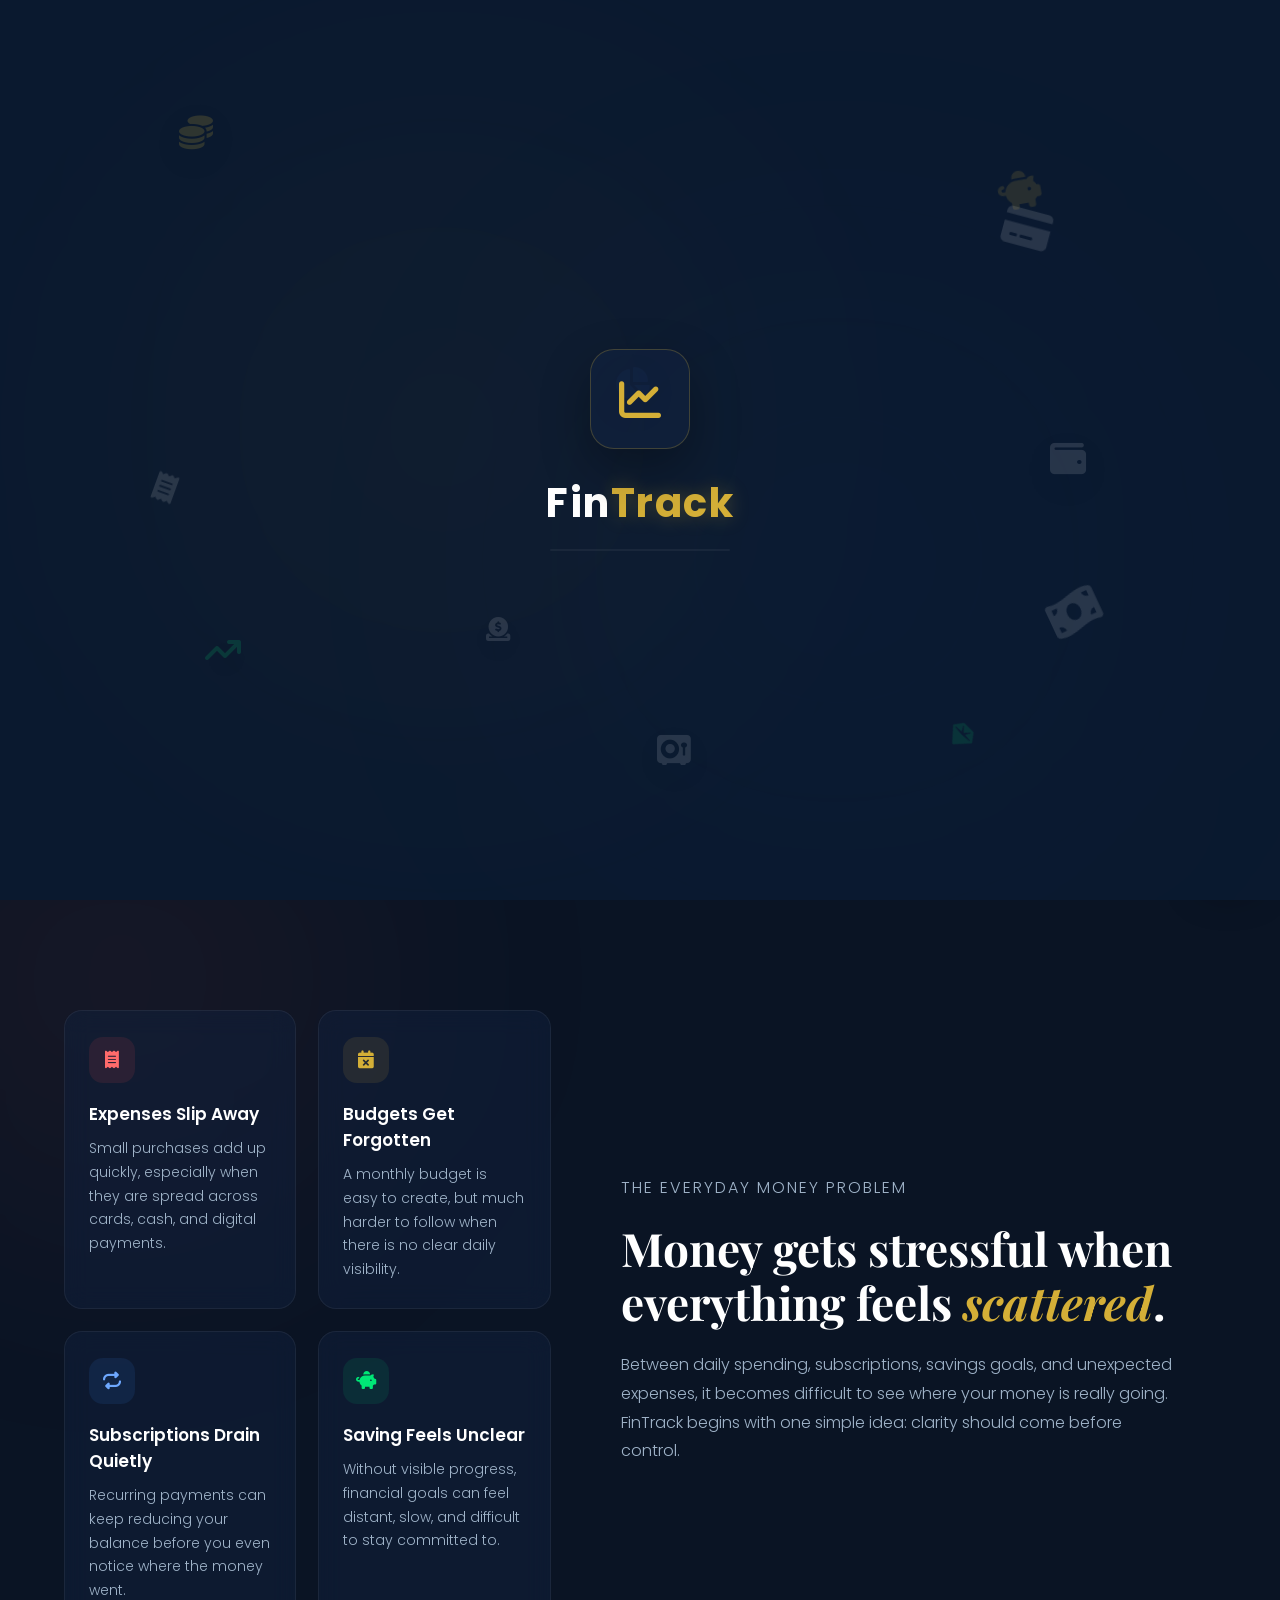
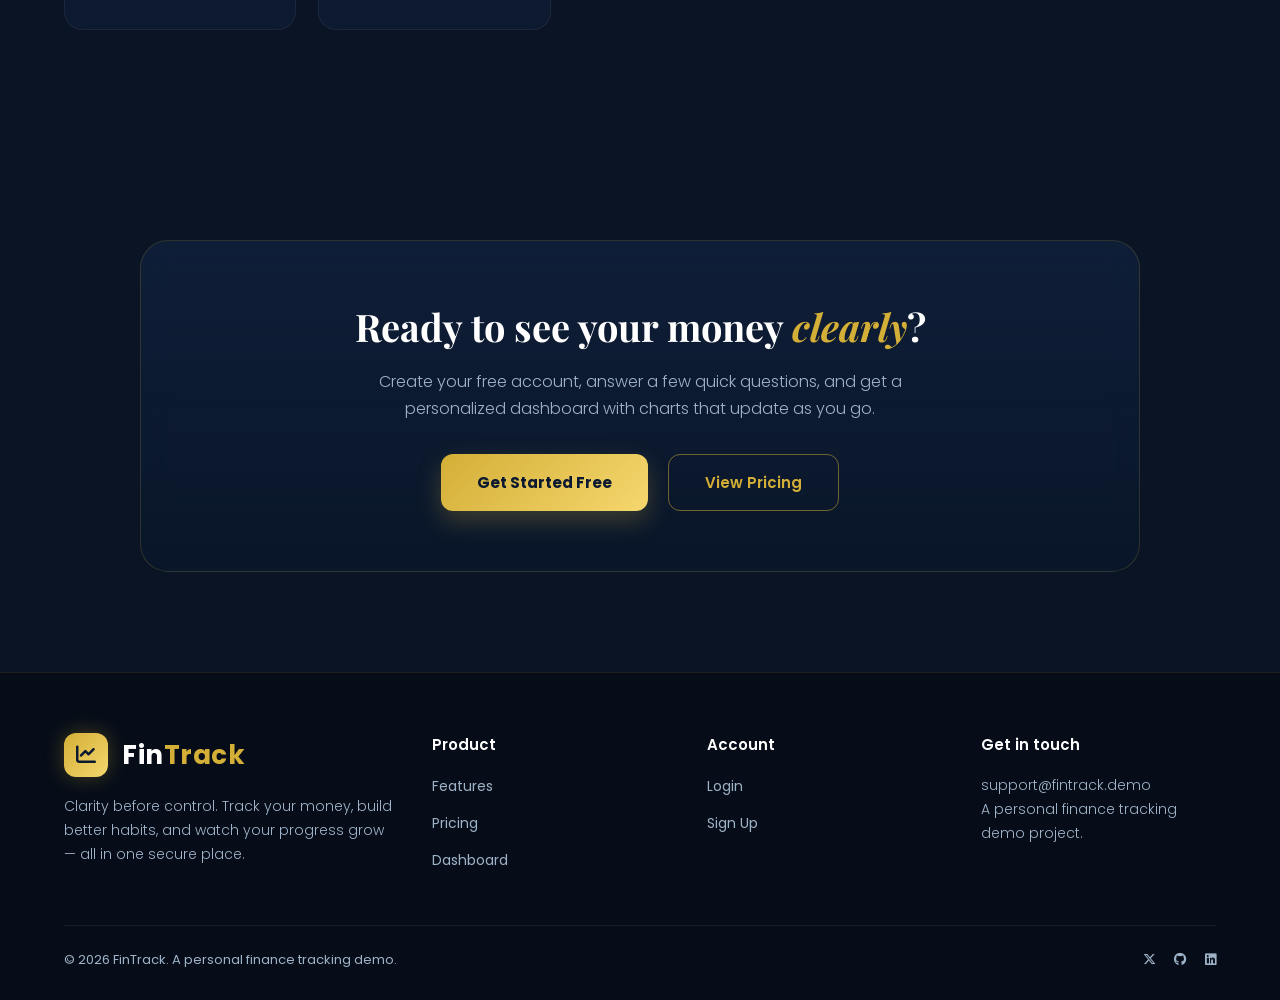
<file: index.html>
<!DOCTYPE html>
<html lang="en">
<head>
  <meta charset="UTF-8" />
  <meta name="viewport" content="width=device-width, initial-scale=1.0"/>
  <title>FinTrack — Take Control of Your Finances</title>

  <link rel="preconnect" href="https://fonts.googleapis.com">
  <link rel="preconnect" href="https://fonts.gstatic.com" crossorigin>
  <link href="https://fonts.googleapis.com/css2?family=Playfair+Display:ital,wght@0,400..900;1,400..900&family=Poppins:wght@300;400;500;600;700&display=swap" rel="stylesheet">
  <link rel="stylesheet" href="https://cdnjs.cloudflare.com/ajax/libs/font-awesome/6.5.1/css/all.min.css"/>

  <link rel="stylesheet" href="css/styles.css?v=3"/>
  <link rel="stylesheet" href="css/landing.css?v=5"/>
</head>

<body>

  <!-- WEBSITE ENTRANCE LOADER (ENTRANCE SPLASH SCREEN) -->
  <div id="initial-splash" class="splash-screen">
    <div class="splash-glow-1"></div>
    <div class="splash-glow-2"></div>
    <div class="floating-container">
      <div class="floating-item item-coin1"><i class="fa-solid fa-coins"></i></div>
      <div class="floating-item item-card"><i class="fa-solid fa-credit-card"></i></div>
      <div class="floating-item item-trend"><i class="fa-solid fa-arrow-trend-up"></i></div>
      <div class="floating-item item-cash"><i class="fa-solid fa-money-bill-wave"></i></div>
      <div class="floating-item item-coin2"><i class="fa-solid fa-circle-dollar-to-slot"></i></div>
      <div class="floating-item item-wallet"><i class="fa-solid fa-wallet"></i></div>
      <div class="floating-item item-piggy"><i class="fa-solid fa-piggy-bank"></i></div>
      <div class="floating-item item-receipt"><i class="fa-solid fa-receipt"></i></div>
      <div class="floating-item item-vault"><i class="fa-solid fa-vault"></i></div>
      <div class="floating-item item-pie"><i class="fa-solid fa-chart-pie"></i></div>
      <div class="floating-item item-gem"><i class="fa-solid fa-gem"></i></div>
    </div>
    <div class="splash-core">
      <div class="splash-logo-shield">
        <i class="fa-solid fa-chart-line"></i>
        <div class="radar-pulse"></div>
      </div>
      <h1 class="splash-title">Fin<span>Track</span></h1>
      <div class="splash-loading-line"><span></span></div>
    </div>
  </div>

  <!-- PAGE LOADER ANIMATION -->
  <div id="page-loader" class="page-loader">
    <div class="loader-blur-1"></div>
    <div class="loader-blur-2"></div>
    <div class="loader-container">
      <div class="loader-ring-wrapper">
        <div class="loader-ring"></div>
        <div class="loader-logo-icon"><i class="fa-solid fa-chart-line"></i></div>
      </div>
      <div class="loader-brand">
        <h2 class="loader-text">Fin<span>Track</span></h2>
        <div class="loader-status">
          <span class="status-dot"></span>
          <p class="status-text">Securing financial workspace...</p>
        </div>
      </div>
    </div>
  </div>

  <nav class="navbar">
    <div class="logo" onclick="location.href='index.html'">
      <div class="logo-icon"><i class="fa-solid fa-chart-line"></i></div>
      <div class="logo-text">Fin<span>Track</span></div>
    </div>

    <button type="button" class="nav-toggle" id="navToggle" aria-label="Open menu" aria-expanded="false" aria-controls="navDrawer">
      <span></span><span></span><span></span>
    </button>

    <div class="right-section" id="navDrawer">
      <div class="nav-links">
        <a href="index.html" class="active">Home</a>
        <a href="pages/features.html">Features</a>
        <a href="pages/dashboard.html">Dashboard</a>
        <a href="pages/pricing.html">Pricing</a>
      </div>

      <div class="buttons">
        <button class="btn-outline" data-auth="login">Login</button>
        <button class="btn-gold" data-auth="signup">Sign Up</button>
      </div>
    </div>
  </nav>

  <section class="hero" id="hero">
    <div class="blur-circle1"></div>
    <div class="blur-circle2"></div>

    <div class="hero-content">
      <p class="hero-tag">Smart Personal Finance Tracker</p>
      <h1>Take Control of Your <span>Finances</span> with FinTrack</h1>
      <p class="hero-description">
        Track expenses, monitor savings, create budgets, and analyze your financial growth — all in one powerful and secure platform.
      </p>

      <div class="hero-buttons">
        <button class="start-btn" data-cta>Get Started</button>
        <button class="learn-btn" onclick="location.href='pages/features.html'">Learn More</button>
      </div>

      <div class="hero-stats">
        <div class="stat-card"><h2><span class="stat-count" data-target="10">0</span>K+</h2><p>Active Users</p></div>
        <div class="stat-card"><h2><span class="stat-count" data-target="50">0</span>M+</h2><p>Transactions</p></div>
        <div class="stat-card"><h2>$<span class="stat-count" data-target="2">0</span>M+</h2><p>Savings Tracked</p></div>
      </div>
    </div>

    <div class="hero-visual">
      <div class="dashboard-mockup">

        <div class="widget-box w-left-top nw-card mock-card">
          <div class="widget-title">
            <span>Net Worth</span>
            <i class="fa-solid fa-arrow-trend-up" style="color: #00E676;"></i>
          </div>
          <div class="widget-amount" data-nw-amount data-target="48250">$0</div>
          <div class="widget-trend">+12.4%</div>

          <!-- Premium growth chart -->
          <div class="nw-chart" data-nw-chart>
            <div class="nw-chart-shimmer" aria-hidden="true"></div>
            <svg class="nw-chart-svg" viewBox="0 0 240 72" preserveAspectRatio="none" role="img" aria-label="Net worth growth chart">
              <defs>
                <linearGradient id="nwAreaGrad" x1="0" y1="0" x2="0" y2="1">
                  <stop offset="0%" stop-color="#D4AF37" stop-opacity="0.32"/>
                  <stop offset="100%" stop-color="#D4AF37" stop-opacity="0"/>
                </linearGradient>
                <linearGradient id="nwLineGrad" x1="0" y1="0" x2="1" y2="0">
                  <stop offset="0%" stop-color="#B8962E"/>
                  <stop offset="55%" stop-color="#F5D76E"/>
                  <stop offset="100%" stop-color="#D4AF37"/>
                </linearGradient>
                <filter id="nwGlow" x="-30%" y="-40%" width="160%" height="180%">
                  <feGaussianBlur stdDeviation="2.2" result="blur"/>
                  <feMerge>
                    <feMergeNode in="blur"/>
                    <feMergeNode in="SourceGraphic"/>
                  </feMerge>
                </filter>
              </defs>

              <line class="nw-grid" x1="0" y1="24" x2="240" y2="24"/>
              <line class="nw-grid" x1="0" y1="48" x2="240" y2="48"/>

              <path
                class="nw-area"
                d="M8,58 C32,54 50,50 64,42 S98,26 122,34 S154,50 178,24 S208,12 232,10 L232,72 L8,72 Z"
                fill="url(#nwAreaGrad)"
              />
              <path
                class="nw-line"
                d="M8,58 C32,54 50,50 64,42 S98,26 122,34 S154,50 178,24 S208,12 232,10"
                fill="none"
                stroke="url(#nwLineGrad)"
                stroke-width="2.4"
                stroke-linecap="round"
                stroke-linejoin="round"
                filter="url(#nwGlow)"
              />

              <g class="nw-points">
                <circle class="nw-point" cx="64" cy="42" r="3.2" data-delay="0"/>
                <circle class="nw-point" cx="122" cy="34" r="3.2" data-delay="1"/>
                <circle class="nw-point" cx="178" cy="24" r="3.4" data-delay="2"/>
                <circle class="nw-point nw-point-live" cx="232" cy="10" r="4" data-delay="3"/>
              </g>
            </svg>
          </div>
        </div>

        <div class="widget-box w-right-top alloc-card mock-card">
          <div class="widget-title">
            <span>Allocation</span>
            <span class="alloc-live-dot" aria-hidden="true"></span>
          </div>
          <div class="alloc-visual" data-alloc-visual>
            <svg class="alloc-ring" viewBox="0 0 100 100" role="img" aria-label="Portfolio allocation chart">
              <circle class="alloc-track" cx="50" cy="50" r="38"/>
              <circle class="alloc-seg alloc-seg-stocks" cx="50" cy="50" r="38" data-pct="45"/>
              <circle class="alloc-seg alloc-seg-crypto" cx="50" cy="50" r="38" data-pct="30"/>
              <circle class="alloc-seg alloc-seg-cash" cx="50" cy="50" r="38" data-pct="25"/>
              <text class="alloc-center-value" x="50" y="48" text-anchor="middle">100%</text>
              <text class="alloc-center-label" x="50" y="60" text-anchor="middle">Balanced</text>
            </svg>
          </div>
          <div class="alloc-legend">
            <div class="alloc-item" data-alloc-item>
              <span><span class="alloc-dot" style="background:#D4AF37;"></span>Stocks</span>
              <strong data-alloc-pct data-target="45">0%</strong>
            </div>
            <div class="alloc-item" data-alloc-item>
              <span><span class="alloc-dot" style="background:#3A7BD5;"></span>Crypto</span>
              <strong data-alloc-pct data-target="30">0%</strong>
            </div>
            <div class="alloc-item" data-alloc-item>
              <span><span class="alloc-dot" style="background:#00E676;"></span>Cash</span>
              <strong data-alloc-pct data-target="25">0%</strong>
            </div>
          </div>
        </div>

        <div class="widget-box w-left-bottom goals-card mock-card">
          <div class="widget-title">
            <span>Active Goals</span>
            <i class="fa-solid fa-bullseye" style="color: #D4AF37;"></i>
          </div>
          <div class="goal-row" data-goal-row style="margin-top: 5px;">
            <div class="goal-header">
              <span>Emergency</span>
              <span data-goal-pct data-target="85">0%</span>
            </div>
            <div class="goal-bar-bg">
              <div class="goal-bar-fill goal-fill-gold" data-goal-fill data-target="85"></div>
            </div>
          </div>
          <div class="goal-row" data-goal-row style="margin-top: 12px;">
            <div class="goal-header">
              <span>Travel Fund</span>
              <span data-goal-pct data-target="40">0%</span>
            </div>
            <div class="goal-bar-bg">
              <div class="goal-bar-fill goal-fill-blue" data-goal-fill data-target="40"></div>
            </div>
          </div>
        </div>

        <div class="widget-box w-right-bottom activity-card mock-card">
          <div class="widget-title">
            <span>Activity</span>
            <span class="activity-live"><span class="activity-live-pulse"></span> Live</span>
          </div>
          <div class="tx-row" data-tx-row style="--tx-i: 0">
            <div class="tx-info">
              <div class="tx-icon" style="background:rgba(255,82,82,0.1); color:#FF5252;"><i class="fa-solid fa-bag-shopping"></i></div>
              <div><div class="tx-name">Groceries</div><div class="tx-date">2:40 PM</div></div>
            </div>
            <div class="tx-val tx-neg">-$68</div>
          </div>
          <div class="tx-row" data-tx-row style="--tx-i: 1">
            <div class="tx-info">
              <div class="tx-icon" style="background:rgba(0,230,118,0.1); color:#00E676;"><i class="fa-solid fa-wallet"></i></div>
              <div><div class="tx-name">Salary</div><div class="tx-date">Yesterday</div></div>
            </div>
            <div class="tx-val tx-pos">+$3.2K</div>
          </div>
          <div class="tx-row" data-tx-row style="--tx-i: 2">
            <div class="tx-info">
              <div class="tx-icon" style="background:rgba(255,82,82,0.1); color:#FF5252;"><i class="fa-solid fa-film"></i></div>
              <div><div class="tx-name">Netflix</div><div class="tx-date">May 24</div></div>
            </div>
            <div class="tx-val tx-neg">-$16</div>
          </div>
        </div>

      </div>
    </div>
  </section>

  <!-- PROBLEM SECTION (Home: why money feels hard) -->
  <section class="problem-section" id="problem">
    <div class="problem-container">
      <div class="problem-grid">
        <div class="problem-card">
          <div class="problem-icon"><i class="fa-solid fa-receipt"></i></div>
          <h3>Expenses Slip Away</h3>
          <p>Small purchases add up quickly, especially when they are spread across cards, cash, and digital payments.</p>
        </div>
        <div class="problem-card">
          <div class="problem-icon"><i class="fa-solid fa-calendar-xmark"></i></div>
          <h3>Budgets Get Forgotten</h3>
          <p>A monthly budget is easy to create, but much harder to follow when there is no clear daily visibility.</p>
        </div>
        <div class="problem-card">
          <div class="problem-icon"><i class="fa-solid fa-repeat"></i></div>
          <h3>Subscriptions Drain Quietly</h3>
          <p>Recurring payments can keep reducing your balance before you even notice where the money went.</p>
        </div>
        <div class="problem-card">
          <div class="problem-icon"><i class="fa-solid fa-piggy-bank"></i></div>
          <h3>Saving Feels Unclear</h3>
          <p>Without visible progress, financial goals can feel distant, slow, and difficult to stay committed to.</p>
        </div>
      </div>

      <div class="problem-content">
        <p class="problem-tag">The Everyday Money Problem</p>
        <h2>Money gets stressful when everything feels <span>scattered</span>.</h2>
        <p>Between daily spending, subscriptions, savings goals, and unexpected expenses, it becomes difficult to see where your money is really going. FinTrack begins with one simple idea: clarity should come before control.</p>
      </div>
    </div>
  </section>

  <!-- CTA BAND -->
  <section class="cta-band">
    <div class="cta-inner">
      <h2>Ready to see your money <span>clearly</span>?</h2>
      <p>Create your free account, answer a few quick questions, and get a personalized dashboard with charts that update as you go.</p>
      <div class="hero-buttons">
        <button class="start-btn" data-cta>Get Started Free</button>
        <button class="learn-btn" onclick="location.href='pages/pricing.html'">View Pricing</button>
      </div>
    </div>
  </section>

  <!-- FOOTER -->
  <footer class="footer">
    <div class="footer-grid">
      <div class="footer-col">
        <div class="logo" style="margin-bottom:18px;">
          <div class="logo-icon"><i class="fa-solid fa-chart-line"></i></div>
          <div class="logo-text">Fin<span>Track</span></div>
        </div>
        <p>Clarity before control. Track your money, build better habits, and watch your progress grow — all in one secure place.</p>
      </div>
      <div class="footer-col">
        <h4>Product</h4>
        <a href="pages/features.html">Features</a>
        <a href="pages/pricing.html">Pricing</a>
        <a href="pages/dashboard.html">Dashboard</a>
      </div>
      <div class="footer-col">
        <h4>Account</h4>
        <a href="pages/login.html">Login</a>
        <a href="pages/signup.html">Sign Up</a>
      </div>
      <div class="footer-col">
        <h4>Get in touch</h4>
        <p>support@fintrack.demo<br/>A personal finance tracking demo project.</p>
      </div>
    </div>
    <div class="footer-bottom">
      <span>© 2026 FinTrack. A personal finance tracking demo.</span>
      <div class="socials">
        <span><i class="fa-brands fa-x-twitter"></i></span>
        <span><i class="fa-brands fa-github"></i></span>
        <span><i class="fa-brands fa-linkedin"></i></span>
      </div>
    </div>
  </footer>

  <script src="js/storage.js?v=7"></script>
  <script src="js/loader.js?v=13"></script>
  <script src="js/nav.js?v=9"></script>
  <script src="js/landing.js?v=10"></script>
</body>
</html>
</file>
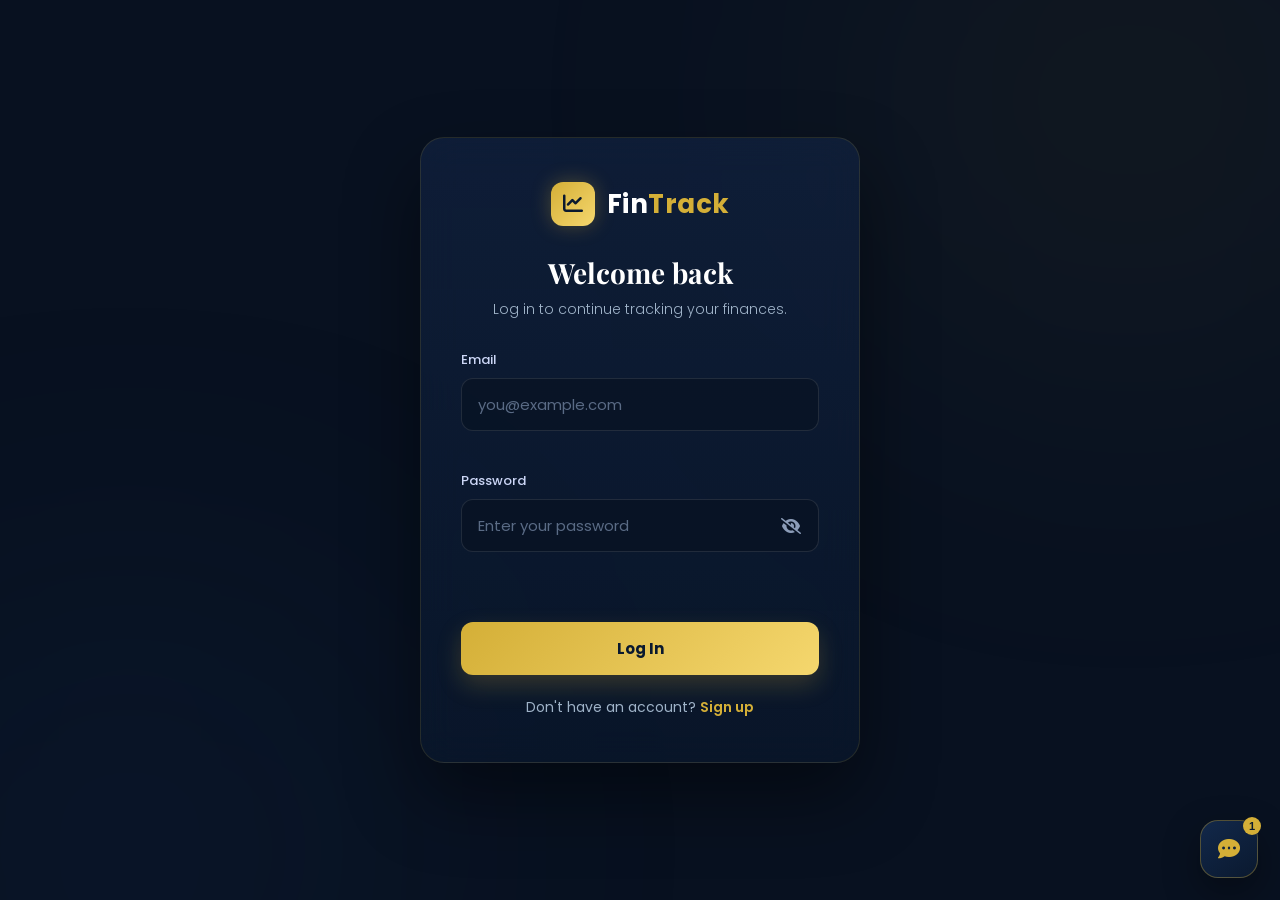
<file: pages/login.html>
<!DOCTYPE html>
<html lang="en">
<head>
  <meta charset="UTF-8" />
  <meta name="viewport" content="width=device-width, initial-scale=1.0"/>
  <title>Login — FinTrack</title>
  <link rel="preconnect" href="https://fonts.googleapis.com">
  <link href="https://fonts.googleapis.com/css2?family=Playfair+Display:ital,wght@0,400..900&family=Poppins:wght@300;400;500;600;700&display=swap" rel="stylesheet">
  <link rel="stylesheet" href="https://cdnjs.cloudflare.com/ajax/libs/font-awesome/6.5.1/css/all.min.css"/>
  <link rel="stylesheet" href="../css/styles.css?v=3"/>
  <link rel="stylesheet" href="../css/auth.css?v=13"/>
</head>
<body>
  <div class="auth-wrap">
    <div class="auth-card">
      <div class="auth-logo" onclick="location.href='../index.html'">
        <div class="logo-icon"><i class="fa-solid fa-chart-line"></i></div>
        <div class="logo-text">Fin<span>Track</span></div>
      </div>

      <h1>Welcome back</h1>
      <p class="auth-sub">Log in to continue tracking your finances.</p>

      <form id="loginForm" novalidate>
        <div class="field">
          <label for="email">Email</label>
          <input type="email" id="email" placeholder="you@example.com" autocomplete="email"/>
          <p class="field-error" id="emailError"></p>
        </div>
        <div class="field">
          <label for="password">Password</label>
          <div class="input-with-toggle">
            <input type="password" id="password" placeholder="Enter your password" autocomplete="current-password"/>
            <button type="button" class="toggle-visibility" aria-label="Show password" aria-pressed="false" data-target="password">
              <i class="fa-solid fa-eye-slash" aria-hidden="true"></i>
            </button>
          </div>
          <p class="field-error" id="passwordError"></p>
        </div>
        <p class="form-error" id="formError"></p>
        <button type="submit" class="btn-block">Log In</button>
      </form>

      <p class="auth-foot">Don't have an account? <a href="signup.html">Sign up</a></p>
    </div>
  </div>

  <script src="../js/storage.js?v=17"></script>
  <script src="../js/loader.js?v=13"></script>
  <script src="../js/auth.js?v=11"></script>
</body>
</html>
</file>
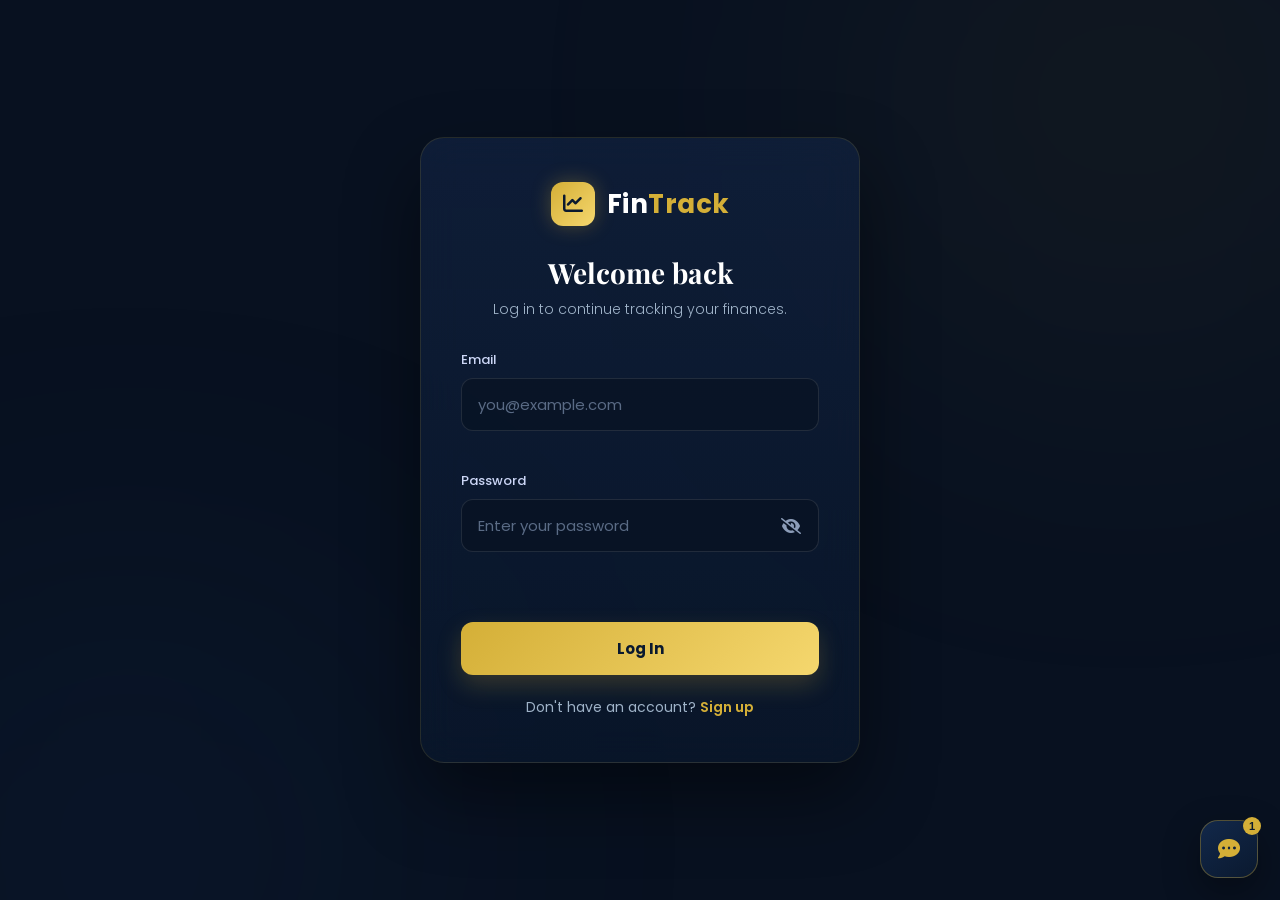
<file: pages/onboarding.html>
<!DOCTYPE html>
<html lang="en">
<head>
  <meta charset="UTF-8" />
  <meta name="viewport" content="width=device-width, initial-scale=1.0"/>
  <title>Get Started — FinTrack</title>
  <link rel="preconnect" href="https://fonts.googleapis.com">
  <link href="https://fonts.googleapis.com/css2?family=Playfair+Display:ital,wght@0,400..900&family=Poppins:wght@300;400;500;600;700&display=swap" rel="stylesheet">
  <link rel="stylesheet" href="https://cdnjs.cloudflare.com/ajax/libs/font-awesome/6.5.1/css/all.min.css"/>
  <link rel="stylesheet" href="../css/styles.css?v=3"/>
  <link rel="stylesheet" href="../css/auth.css?v=13"/>
  <link rel="stylesheet" href="../css/currency.css?v=2"/>
</head>
<body>
  <div class="auth-wrap">
    <div class="wizard">
      <div class="wizard-progress"><span id="progressBar"></span></div>
      <p class="wizard-step-count">Step <b id="stepNum">1</b> of 6</p>

      <!-- Step 1: currency -->
      <div class="step active" data-step="1">
        <h2>Choose your currency</h2>
        <p class="step-hint">All amounts in FinTrack will display in your preferred currency. You can change this anytime from the sidebar.</p>
        <div class="field">
          <label for="currencySelectMount">Display currency</label>
          <div id="currencySelectMount"></div>
          <p class="currency-detected-hint" id="currencyDetectedHint"></p>
          <p class="field-error" id="currencyError"></p>
        </div>
      </div>

      <!-- Step 2: income -->
      <div class="step" data-step="2">
        <h2>What's your monthly income?</h2>
        <p class="step-hint">We use this as the baseline for your budgets and savings rate.</p>
        <div class="field">
          <label for="income">Monthly income</label>
          <input type="number" id="income" min="0.01" step="0.01" placeholder="e.g. 4000"/>
          <p class="field-error" id="incomeError"></p>
        </div>
      </div>

      <!-- Step 3: spending categories -->
      <div class="step" data-step="3">
        <h2>Where does your money usually go?</h2>
        <p class="step-hint">Pick your top spending categories. (Select any that apply.)</p>
        <div class="chip-grid" id="categoryChips">
          <div class="chip" data-value="Food"><i class="fa-solid fa-utensils"></i> Food &amp; Dining</div>
          <div class="chip" data-value="Rent"><i class="fa-solid fa-house"></i> Rent / Housing</div>
          <div class="chip" data-value="Transport"><i class="fa-solid fa-car"></i> Transport</div>
          <div class="chip" data-value="Shopping"><i class="fa-solid fa-bag-shopping"></i> Shopping</div>
          <div class="chip" data-value="Bills"><i class="fa-solid fa-file-invoice"></i> Bills &amp; Utilities</div>
          <div class="chip" data-value="Health"><i class="fa-solid fa-heart-pulse"></i> Health</div>
          <div class="chip" data-value="Entertainment"><i class="fa-solid fa-film"></i> Entertainment</div>
          <div class="chip" data-value="Other"><i class="fa-solid fa-ellipsis"></i> Other</div>
        </div>
        <p class="field-error" id="categoryError"></p>
      </div>

      <!-- Step 4: typical monthly spend per category -->
      <div class="step" data-step="4">
        <h2>About how much do you spend on each?</h2>
        <p class="step-hint">Enter your typical monthly amount. This seeds your charts and budgets.</p>
        <div id="catAmounts"></div>
        <p class="empty-note" id="catAmountsEmpty" style="display:none;">Go back and pick at least one category to set amounts.</p>
      </div>

      <!-- Step 5: primary goal -->
      <div class="step" data-step="5">
        <h2>What's your main financial goal?</h2>
        <p class="step-hint">We'll create a savings goal to track your progress.</p>
        <div class="chip-grid" id="goalChips">
          <div class="chip" data-value="Emergency Fund"><i class="fa-solid fa-shield-halved"></i> Emergency Fund</div>
          <div class="chip" data-value="Save for Purchase"><i class="fa-solid fa-cart-shopping"></i> Save for Purchase</div>
          <div class="chip" data-value="Pay Off Debt"><i class="fa-solid fa-hand-holding-dollar"></i> Pay Off Debt</div>
          <div class="chip" data-value="Invest &amp; Grow"><i class="fa-solid fa-seedling"></i> Invest &amp; Grow</div>
        </div>
        <p class="field-error" id="goalTypeError"></p>
        <div class="field" style="margin-top:18px;">
          <label for="goalTarget">Target amount</label>
          <input type="number" id="goalTarget" min="0.01" step="0.01" placeholder="e.g. 10000"/>
          <p class="field-error" id="goalTargetError"></p>
        </div>
        <div class="field">
          <label for="goalSaved">Already saved (optional)</label>
          <input type="number" id="goalSaved" min="0" step="0.01" placeholder="e.g. 2000"/>
          <p class="field-error" id="goalSavedError"></p>
        </div>
      </div>

      <!-- Step 6: money style -->
      <div class="step" data-step="6">
        <h2>Which best describes you?</h2>
        <p class="step-hint">This personalizes your dashboard tone and tips.</p>
        <div class="chip-grid" id="styleChips">
          <div class="chip" data-value="planner"><i class="fa-solid fa-calendar-check"></i> Careful Planner</div>
          <div class="chip" data-value="saver"><i class="fa-solid fa-vault"></i> Smart Saver</div>
          <div class="chip" data-value="spender"><i class="fa-solid fa-magnifying-glass-chart"></i> Curious Spender</div>
          <div class="chip" data-value="chaser"><i class="fa-solid fa-bullseye"></i> Goal Chaser</div>
        </div>
        <p class="field-error" id="styleError"></p>
      </div>

      <p class="wizard-error" id="wizardError"></p>

      <div class="wizard-nav">
        <button type="button" class="ghost-btn" id="backBtn" disabled>Back</button>
        <button type="button" class="btn-block" id="nextBtn" style="margin-top:0;">Continue</button>
      </div>
    </div>
  </div>

  <script src="../js/currency-data.js?v=1"></script>
  <script src="../js/storage.js?v=17"></script>
  <script src="../js/currency.js?v=1"></script>
  <script src="../js/currency-select.js?v=1"></script>
  <script src="../js/loader.js?v=13"></script>
  <script src="../js/onboarding.js?v=11"></script>
</body>
</html>
</file>
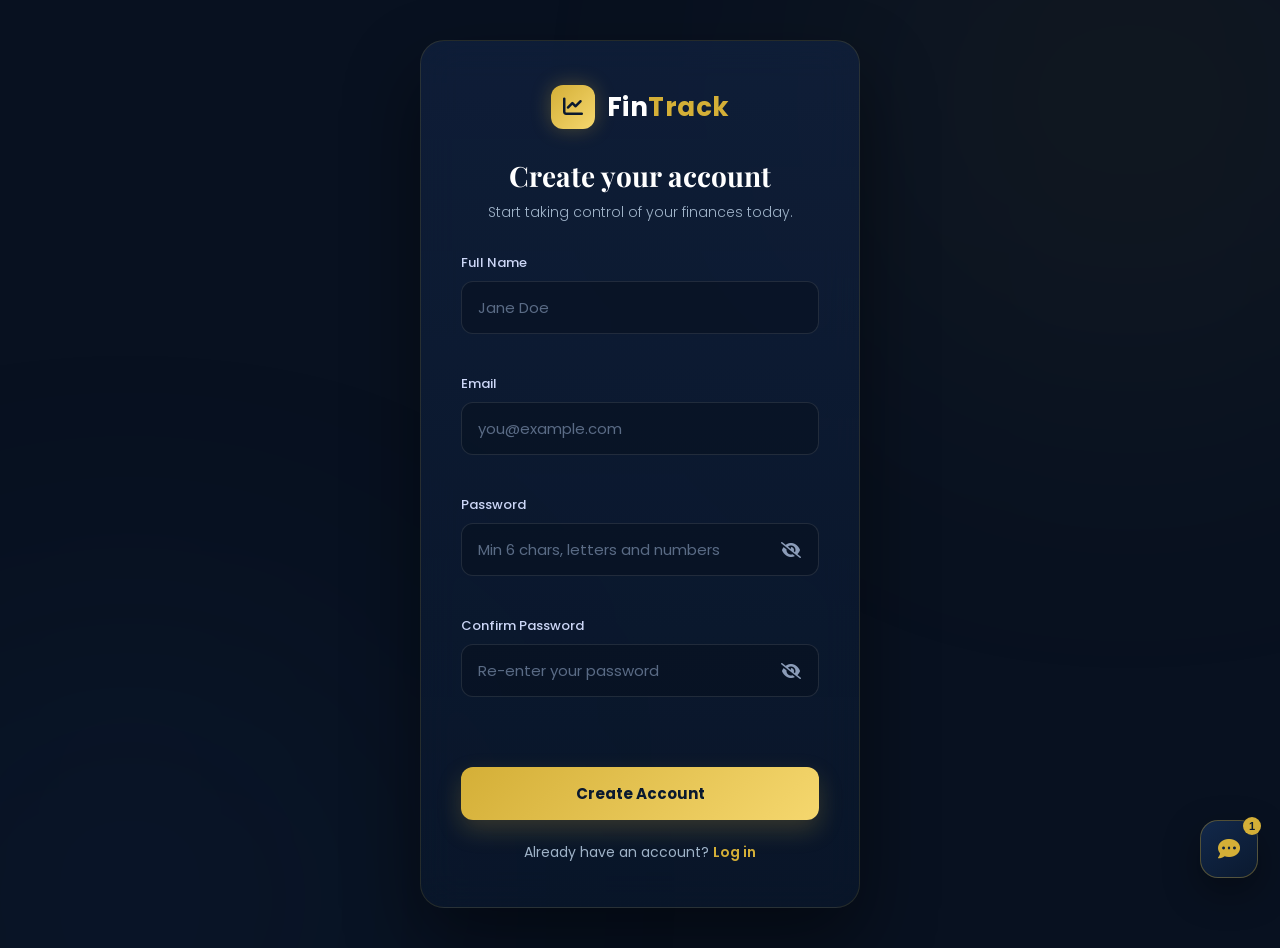
<file: pages/signup.html>
<!DOCTYPE html>
<html lang="en">
<head>
  <meta charset="UTF-8" />
  <meta name="viewport" content="width=device-width, initial-scale=1.0"/>
  <title>Sign Up — FinTrack</title>
  <link rel="preconnect" href="https://fonts.googleapis.com">
  <link href="https://fonts.googleapis.com/css2?family=Playfair+Display:ital,wght@0,400..900&family=Poppins:wght@300;400;500;600;700&display=swap" rel="stylesheet">
  <link rel="stylesheet" href="https://cdnjs.cloudflare.com/ajax/libs/font-awesome/6.5.1/css/all.min.css"/>
  <link rel="stylesheet" href="../css/styles.css?v=3"/>
  <link rel="stylesheet" href="../css/auth.css?v=13"/>
</head>
<body>
  <div class="auth-wrap">
    <div class="auth-card">
      <div class="auth-logo" onclick="location.href='../index.html'">
        <div class="logo-icon"><i class="fa-solid fa-chart-line"></i></div>
        <div class="logo-text">Fin<span>Track</span></div>
      </div>

      <h1>Create your account</h1>
      <p class="auth-sub">Start taking control of your finances today.</p>

      <form id="signupForm" novalidate>
        <div class="field">
          <label for="name">Full Name</label>
          <input type="text" id="name" placeholder="Jane Doe" autocomplete="name" maxlength="80"/>
          <p class="field-error" id="nameError"></p>
        </div>
        <div class="field">
          <label for="email">Email</label>
          <input type="email" id="email" placeholder="you@example.com" autocomplete="email"/>
          <p class="field-error" id="emailError"></p>
        </div>
        <div class="field">
          <label for="password">Password</label>
          <div class="input-with-toggle">
            <input type="password" id="password" placeholder="Min 6 chars, letters and numbers" autocomplete="new-password"/>
            <button type="button" class="toggle-visibility" aria-label="Show password" aria-pressed="false" data-target="password">
              <i class="fa-solid fa-eye-slash" aria-hidden="true"></i>
            </button>
          </div>
          <p class="field-error" id="passwordError"></p>
        </div>
        <div class="field">
          <label for="confirmPassword">Confirm Password</label>
          <div class="input-with-toggle">
            <input type="password" id="confirmPassword" placeholder="Re-enter your password" autocomplete="new-password"/>
            <button type="button" class="toggle-visibility" aria-label="Show password" aria-pressed="false" data-target="confirmPassword">
              <i class="fa-solid fa-eye-slash" aria-hidden="true"></i>
            </button>
          </div>
          <p class="field-error" id="confirmPasswordError"></p>
        </div>
        <p class="form-error" id="formError"></p>
        <button type="submit" class="btn-block">Create Account</button>
      </form>

      <p class="auth-foot">Already have an account? <a href="login.html">Log in</a></p>
    </div>
  </div>

  <script src="../js/storage.js?v=17"></script>
  <script src="../js/loader.js?v=13"></script>
  <script src="../js/auth.js?v=11"></script>
</body>
</html>
</file>
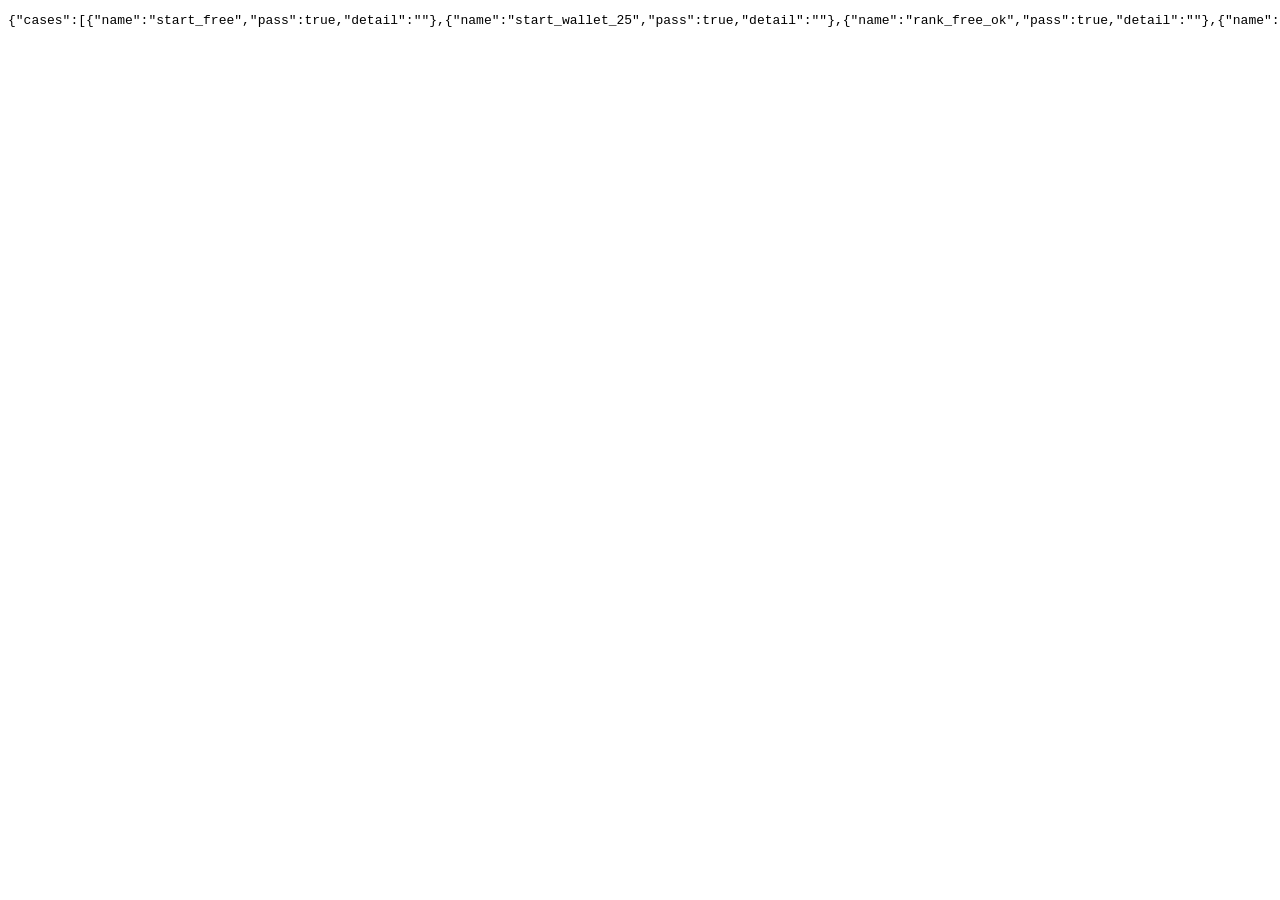
<file: tests/harness-plans.html>
<!DOCTYPE html>
<html lang="en">
<head>
  <meta charset="UTF-8" />
  <title>FinTrack Plan Runtime Harness</title>
</head>
<body>
  <pre id="OUT">running…</pre>
  <script>
    // Minimal stubs used by plans.js
    function showToast() {}
    window.showToast = showToast;
  </script>
  <script src="../js/currency-data.js"></script>
  <script src="../js/storage.js"></script>
  <script src="../js/currency.js"></script>
  <script src="../js/plans.js"></script>
  <script>
    (function () {
      const results = { cases: [], errors: [] };
      const assert = (cond, name, detail) => {
        results.cases.push({ name, pass: Boolean(cond), detail: detail || '' });
      };

      try {
        localStorage.clear();

        // Seed user on Free with $25
        const userId = 'u-test-1';
        const users = [{
          id: userId,
          name: 'Test User',
          email: 'test@fintrack.demo',
          password: 'pass123',
          plan: 'free',
          demoWallet: 25,
        }];
        localStorage.setItem('fintrack_users', JSON.stringify(users));
        localStorage.setItem('fintrack_session', userId);
        localStorage.setItem('fintrack_data_' + userId, JSON.stringify({
          profile: { onboarded: true },
          transactions: [],
          budgets: {},
          goals: [],
          subscriptions: [],
          netWorth: { assets: [], liabilities: [], history: [] },
          alertReads: {},
          notices: [],
        }));

        assert(getUserPlan() === 'free', 'start_free');
        assert(getDemoWallet() === 25, 'start_wallet_25');
        assert(hasPlanAtLeast('free') === true, 'rank_free_ok');
        assert(hasPlanAtLeast('pro') === false, 'rank_free_no_pro');
        assert(hasPlanAtLeast('premium') === false, 'rank_free_no_premium');

        // Top-up
        let top = addDemoFunds(10);
        assert(top.ok && top.balance === 35, 'topup_10', JSON.stringify(top));

        // Cannot buy premium with insufficient funds after spending to low
        updateCurrentUser({ demoWallet: 5 });
        let failPrem = purchasePlan('premium');
        assert(!failPrem.ok && failPrem.needFunds, 'premium_need_funds');

        // Buy Pro for $6 from $35
        updateCurrentUser({ demoWallet: 35, plan: 'free', planStartedAt: null, planExpiresAt: null });
        let buyPro = purchasePlan('pro');
        assert(buyPro.ok && buyPro.plan === 'pro' && buyPro.charged === 6, 'buy_pro_ok', JSON.stringify(buyPro));
        assert(getUserPlan() === 'pro', 'plan_is_pro');
        assert(Math.abs(getDemoWallet() - 29) < 0.001, 'wallet_after_pro', String(getDemoWallet()));
        assert(hasPlanAtLeast('pro') === true, 'rank_pro_includes_pro');
        assert(hasPlanAtLeast('premium') === false, 'rank_pro_excludes_premium');
        assert(!!currentUser().planExpiresAt, 'pro_has_expiry');
        assert(getPlanDaysLeft() >= 29 && getPlanDaysLeft() <= 30, 'pro_days_left', String(getPlanDaysLeft()));

        // Duplicate purchase blocked
        let dup = purchasePlan('pro');
        assert(!dup.ok, 'dup_pro_blocked');

        // Upgrade to Premium for $12 from 29
        let buyPrem = purchasePlan('premium');
        assert(buyPrem.ok && buyPrem.plan === 'premium' && buyPrem.charged === 12, 'buy_premium_ok');
        assert(getUserPlan() === 'premium', 'plan_is_premium');
        assert(Math.abs(getDemoWallet() - 17) < 0.001, 'wallet_after_premium', String(getDemoWallet()));
        assert(hasPlanAtLeast('free') && hasPlanAtLeast('pro') && hasPlanAtLeast('premium'), 'premium_includes_all');

        // Downgrade to Pro (no charge)
        let downPro = switchPlan('pro');
        assert(downPro.ok && downPro.downgraded, 'downgrade_to_pro');
        assert(getUserPlan() === 'pro', 'after_down_pro');
        assert(getDemoWallet() === 17, 'downgrade_no_refund_charge');

        // Downgrade to Free
        let downFree = switchPlan('free');
        assert(downFree.ok, 'downgrade_to_free');
        assert(getUserPlan() === 'free', 'after_down_free');
        assert(!currentUser().planExpiresAt, 'free_clears_expiry');

        // Notices created
        const data = getData();
        assert(Array.isArray(data.notices) && data.notices.length >= 3, 'notices_recorded', String(data.notices.length));
        assert(data.notices.some((n) => /Premium|Pro|Free/i.test(n.title || '')), 'notice_titles');

        // Math helpers
        assert(goalProgress({ target: 200, saved: 50 }) === 25, 'goal_progress_25');
        assert(goalProgress({ target: 0, saved: 10 }) === 0, 'goal_progress_zero_target');
        assert(goalProgress({ target: 100, saved: 150 }) === 100, 'goal_progress_capped');
        assert(monthlySubCost({ amount: 120, cycle: 'yearly' }) === 10, 'sub_yearly');
        assert(monthlySubCost({ amount: 10, cycle: 'weekly' }) === 43, 'sub_weekly');
        assert(totalNetWorth({ assets: [{ value: 1000 }, { value: 500 }], liabilities: [{ value: 200 }] }) === 1300, 'networth_math');
        const moneyStr = String(typeof money === 'function' ? money(1234) : '');
        assert(/1234/.test(moneyStr.replace(/[^\d]/g, '')), 'money_format', moneyStr);

        // Currency preference
        assert(typeof getUserCurrency === 'function', 'getUserCurrency_fn');
        assert(typeof setUserCurrency === 'function', 'setUserCurrency_fn');
        assert(typeof formatMoney === 'function', 'formatMoney_fn');
        setUserCurrency('EUR');
        assert(getUserCurrency() === 'EUR', 'currency_set_eur');
        const eurStr = String(money(1234));
        assert(/€|EUR|1.?234/i.test(eurStr), 'money_eur_format', eurStr);
        setUserCurrency('USD');
        assert(getUserCurrency() === 'USD', 'currency_back_usd');
        assert(getData().profile.currency === 'USD', 'profile_currency_persisted');

        const txs = [
          { id: '1', type: 'income', amount: 1000, category: 'Salary', date: localDateStr() },
          { id: '2', type: 'expense', amount: 250, category: 'Food', date: localDateStr() },
          { id: '3', type: 'expense', amount: 50, category: 'Transport', date: localDateStr() },
        ];
        const m = monthKey();
        assert(sumByType(txs, 'income', m) === 1000, 'sum_income');
        assert(sumByType(txs, 'expense', m) === 300, 'sum_expense');
        assert(canonicalCategory('food') === 'Food', 'canonical_food');

        // Expiry auto-downgrade
        updateCurrentUser({
          plan: 'premium',
          demoWallet: 20,
          planStartedAt: new Date(Date.now() - 40 * 864e5).toISOString(),
          planExpiresAt: new Date(Date.now() - 864e5).toISOString(),
        });
        ensurePlanPeriod();
        assert(getUserPlan() === 'free', 'expired_to_free');

        // Free limits constants mirrored in app source (assert catalog prices)
        assert(PLAN_CATALOG.pro.price === 6, 'pro_price_6');
        assert(PLAN_CATALOG.premium.price === 12, 'premium_price_12');
        assert(DEMO_TOPUP_AMOUNT === 10, 'topup_10');
        assert(PLAN_PERIOD_DAYS === 30, 'period_30');

        /* ── Onboarding seed → dashboard KPI math (mirrors onboarding.js finish) ── */
        localStorage.clear();
        const seedUser = {
          id: 'u-seed-1',
          name: 'Seed User',
          email: 'seed@fintrack.demo',
          password: 'pass123',
          plan: 'free',
          demoWallet: 25,
        };
        localStorage.setItem('fintrack_users', JSON.stringify([seedUser]));
        localStorage.setItem('fintrack_session', seedUser.id);
        localStorage.setItem('fintrack_data_' + seedUser.id, JSON.stringify({
          profile: { onboarded: false, currency: '', income: 0, categories: [], moneyStyle: '', goalType: '' },
          transactions: [],
          budgets: {},
          goals: [],
          subscriptions: [],
          netWorth: { assets: [], liabilities: [], history: [] },
          alertReads: {},
          notices: [],
        }));

        const answers = {
          currency: 'GBP',
          income: 5000,
          categories: ['Food', 'Rent', 'Transport'],
          catAmounts: { Food: 400, Rent: 1500, Transport: 200 },
          goalType: 'Emergency Fund',
          goalTarget: 10000,
          goalSaved: 1500,
          moneyStyle: 'saver',
        };
        const today = localDateStr();
        const seeded = getData();
        seeded.profile = {
          onboarded: true,
          currency: answers.currency,
          income: answers.income,
          categories: answers.categories,
          moneyStyle: answers.moneyStyle,
          goalType: answers.goalType,
        };
        seeded.transactions.push({
          id: uid(), type: 'income', amount: answers.income, category: 'Salary', date: today, note: 'Monthly income',
        });
        answers.categories.forEach((cat) => {
          const amt = answers.catAmounts[cat];
          seeded.transactions.push({
            id: uid(), type: 'expense', amount: amt, category: cat, date: today, note: 'Typical monthly spend',
          });
          seeded.budgets[cat] = Math.round(amt * 1.15);
        });
        seeded.goals.push(normalizeGoal({
          id: uid(),
          name: answers.goalType,
          category: inferGoalCategory(answers.goalType),
          target: answers.goalTarget,
          saved: answers.goalSaved,
          deadline: '',
          priority: 'high',
          monthlyContribution: 0,
          note: 'Created during onboarding',
          history: [{ id: uid(), date: today, amount: answers.goalSaved, type: 'deposit', note: 'Initial balance' }],
        }));
        saveData(seeded);

        const after = getData();
        const mKey = monthKey();
        const monthIncome = sumByType(after.transactions, 'income', mKey);
        const monthExpense = sumByType(after.transactions, 'expense', mKey);
        const balance = sumByType(after.transactions, 'income') - sumByType(after.transactions, 'expense');
        const savingsRate = monthIncome > 0 ? Math.round(((monthIncome - monthExpense) / monthIncome) * 100) : 0;

        assert(after.profile.onboarded === true, 'seed_onboarded');
        assert(after.profile.currency === 'GBP', 'seed_currency_gbp');
        assert(after.profile.income === 5000, 'seed_profile_income');
        assert(monthIncome === 5000, 'dash_kpi_income_5000');
        assert(monthExpense === 2100, 'dash_kpi_expenses_2100');
        assert(balance === 2900, 'dash_kpi_balance_2900');
        assert(savingsRate === 58, 'dash_kpi_savings_58');
        assert(after.budgets.Food === 460, 'seed_budget_food_115pct');
        assert(after.budgets.Rent === 1725, 'seed_budget_rent_115pct');
        assert(after.budgets.Transport === 230, 'seed_budget_transport_115pct');
        assert(after.goals.length === 1 && after.goals[0].target === 10000, 'seed_goal_target');
        assert(goalProgress(after.goals[0]) === 15, 'seed_goal_progress_15');

        setUserCurrency('GBP');
        const gbpIncome = String(money(monthIncome));
        assert(/£|GBP|5.?000/i.test(gbpIncome), 'dash_income_gbp_format', gbpIncome);

        /* ── Form writes reflect on dashboard math ── */
        after.transactions.unshift(normalizeTransaction({
          id: uid(), type: 'expense', amount: 50, category: 'Food', date: today, note: 'Lunch',
        }));
        after.budgets.Food = 500;
        after.goals[0].saved = 2000;
        after.goals[0].history.push({ id: uid(), date: today, amount: 500, type: 'deposit', note: 'Extra' });
        saveData(after);

        const updated = getData();
        assert(sumByType(updated.transactions, 'expense', mKey) === 2150, 'form_tx_expense_updates_kpi');
        assert(updated.budgets.Food === 500, 'form_budget_saved');
        assert(goalProgress(updated.goals[0]) === 20, 'form_goal_fund_updates_progress');

        /* ── Search index covers seeded + form data ── */
        function buildSearchIndexLite(data) {
          const items = [];
          data.transactions.forEach((t) => {
            items.push({ title: t.category, keywords: [t.category, t.note, t.type], url: 'transactions.html' });
          });
          data.goals.forEach((g) => {
            items.push({ title: g.name, keywords: [g.name, 'goal'], url: 'goals.html' });
          });
          Object.keys(data.budgets).forEach((category) => {
            items.push({ title: category, keywords: [category, 'budget'], url: 'budgets.html' });
          });
          return items;
        }
        const index = buildSearchIndexLite(updated);
        const q = 'food';
        const hits = index.filter((item) => {
          const hay = [item.title].concat(item.keywords || []).join(' ').toLowerCase();
          return hay.includes(q);
        });
        assert(hits.length >= 2, 'search_hits_food', String(hits.length));
        assert(hits.some((h) => h.url === 'transactions.html'), 'search_tx_url');
        assert(hits.some((h) => h.url === 'budgets.html'), 'search_budget_url');
        assert(index.some((h) => /emergency/i.test(h.title)), 'search_indexes_goal');
      } catch (e) {
        results.errors.push(String(e && e.stack || e));
      }

      document.getElementById('OUT').textContent = JSON.stringify(results);
    })();
  </script>
</body>
</html>
</file>
<file: css/styles.css>
/* ============================================================
   CINEMATIC 3D FLOATING ENTRANCE SPLASH SCREEN
   ============================================================ */

.splash-screen {
  position: fixed;
  top: 0; left: 0; width: 100%; height: 100%;
  background-color: #0A192F;
  z-index: 100000; /* Above regular page loaders */
  display: flex;
  align-items: center;
  justify-content: center;
  overflow: hidden;
  opacity: 1;
  visibility: visible;
  transition: opacity 0.8s cubic-bezier(0.77, 0, 0.175, 1),
              visibility 0.8s cubic-bezier(0.77, 0, 0.175, 1);
}

/* Exit Utility State triggered by JS */
.splash-screen.dismissed {
  opacity: 0;
  visibility: hidden;
}

/* Ambient Deep Lighting */
.splash-glow-1, .splash-glow-2 {
  position: absolute; width: 500px; height: 500px; border-radius: 50%; filter: blur(160px); opacity: 0.4; pointer-events: none;
}
.splash-glow-1 { background: rgba(212, 175, 55, 0.12); top: 20%; left: 15%; animation: lightShift 8s infinite alternate ease-in-out; }
.splash-glow-2 { background: rgba(30, 66, 122, 0.2); bottom: 10%; right: 15%; animation: lightShift 8s infinite alternate-reverse ease-in-out; }

/* Main Central Brand Hub */
.splash-core {
  text-align: center;
  position: relative;
  z-index: 10;
  animation: coreEntrance 1s cubic-bezier(0.16, 1, 0.3, 1) forwards;
}

.splash-logo-shield {
  position: relative;
  width: 100px; height: 100px;
  background: rgba(17, 34, 64, 0.6);
  border: 1px solid rgba(212, 175, 55, 0.25);
  border-radius: 24px;
  display: flex; align-items: center; justify-content: center;
  font-size: 42px; color: #D4AF37; margin: 0 auto 24px;
  box-shadow: 0 20px 50px rgba(0,0,0,0.3);
  backdrop-filter: blur(10px);
}

.radar-pulse {
  position: absolute; width: 100%; height: 100%;
  border: 1px solid #D4AF37; border-radius: 24px;
  animation: radarExpand 2s infinite ease-out;
  opacity: 0; pointer-events: none;
}

.splash-title {
  font-family: 'Poppins', sans-serif; font-size: 40px; font-weight: 700; color: #fff; letter-spacing: 1.5px; margin-bottom: 16px;
}
.splash-title span { color: #D4AF37; text-shadow: 0 0 20px rgba(212,175,55,0.3); }

/* Premium thin timing runner strip */
.splash-loading-line {
  width: 180px; height: 2px; background: rgba(255,255,255,0.05); margin: 0 auto; border-radius: 2px; overflow: hidden;
}
.splash-loading-line span {
  display: block; width: 100%; height: 100%; background: linear-gradient(90deg, transparent, #D4AF37, transparent);
  transform: translateX(-100%); animation: stripMove 2s infinite linear;
}

/* --- Floating Ecosystem Generator --- */
.floating-container { position: absolute; width: 100%; height: 100%; top: 0; left: 0; z-index: 5; pointer-events: none; }
.floating-item {
  position: absolute; font-size: 28px;
  color: rgba(255, 255, 255, 0.12); /* Semi-transparent ghost tokens */
  filter: drop-shadow(0 10px 20px rgba(0,0,0,0.2));
  animation: floatBehavior 6s infinite ease-in-out;
}

/* --- Expanded Floating Grid Vectors & Spatial Depth --- */

.item-coin1  { top: 12%; left: 14%; font-size: 34px; color: rgba(212,175,55,0.18); animation-duration: 7s; }
.item-card   { top: 22%; right: 18%; font-size: 42px; transform: rotate(15deg); animation-duration: 9s; animation-delay: -1s; }
.item-trend  { bottom: 25%; left: 16%; font-size: 32px; color: rgba(0,230,118,0.15); animation-duration: 8s; animation-delay: -3s; }
.item-cash   { bottom: 28%; right: 14%; font-size: 46px; transform: rotate(-25deg); animation-duration: 10s; animation-delay: -2s; }
.item-coin2  { top: 68%; left: 38%; font-size: 24px; animation-duration: 6s; animation-delay: -4s; }
.item-wallet { top: 48%; left: 82%; font-size: 36px; animation-duration: 11s; }


/* Coordinates for the New Tokens Layer */
.item-piggy  { top: 18%; left: 78%; font-size: 38px; color: rgba(212,175,55,0.14); transform: rotate(-10deg); animation-duration: 8.5s; animation-delay: -1.5s; }
.item-receipt { top: 52%; left: 12%; font-size: 28px; transform: rotate(20deg); animation-duration: 7.5s; animation-delay: -5s; }
.item-vault  { bottom: 14%; right: 46%; font-size: 30px; animation-duration: 9.5s; animation-delay: -2.5s; }
.item-pie    { top: 40%; left: 48%; font-size: 32px; color: rgba(30, 66, 122, 0.22); animation-duration: 12s; animation-delay: -6s; }
.item-gem    { bottom: 16%; left: 74%; font-size: 26px; color: rgba(0,230,118,0.12); transform: rotate(45deg); animation-duration: 6.8s; animation-delay: -0.5s; }

/* Micro adjustment to keep objects centered and balanced under small phone widths */
@media (max-width: 768px) {
  .item-card, .item-piggy, .item-wallet { right: 8%; }
  .item-coin1, .item-receipt, .item-trend { left: 6%; }
  .item-pie, .item-vault { display: none; } /* Drop middle hidden cluster nodes to preserve readability */

}

/* ============================================================
   SYSTEM MOTION CONTROLLERS KEYFRAMES
   ============================================================ */
@keyframes coreEntrance {
  from { opacity: 0; transform: translateY(20px) scale(0.96); filter: blur(4px); }
  to { opacity: 1; transform: translateY(0) scale(1); filter: blur(0); }
}
@keyframes radarExpand {
  0% { transform: scale(1); opacity: 0.8; }
  100% { transform: scale(1.4); opacity: 0; }
}
@keyframes stripMove {
  0% { transform: translateX(-100%); }
  100% { transform: translateX(100%); }
}
@keyframes floatBehavior {
  0%, 100% { transform: translateY(0) rotate(0deg) scale(1); }
  50% { transform: translateY(-30px) rotate(12deg) scale(1.05); color: rgba(212,175,55,0.25); }
}
@keyframes lightShift {
  0% { transform: translate(0, 0) scale(1); }
  100% { transform: translate(40px, -30px) scale(1.15); }
}




/* ============================================================
   PREMIUM GLASSMORPHISM & GLOWING PAGE PRELOADER
   ============================================================ */


.page-loader {
  position: fixed;
  top: 0;
  left: 0;
  width: 100%;
  height: 100%;
  background-color: var(--bg-dark);
  z-index: 99999;
  display: flex;
  align-items: center;
  justify-content: center;
  opacity: 1;
  visibility: visible;
  transition: opacity 0.5s cubic-bezier(0.25, 1, 0.5, 1), 
              visibility 0.5s cubic-bezier(0.25, 1, 0.5, 1);
  overflow: hidden;
}

/* Smooth exit transition */
.page-loader.fade-out {
  opacity: 0;
  visibility: hidden;
  pointer-events: none;
  transform: scale(1.03); /* Subtle expansion effect on exit */
}

/* Luxury Ambient Blur Orbs */
.loader-blur-1, .loader-blur-2 {
  position: absolute;
  border-radius: 50%;
  filter: blur(120px);
  z-index: 1;
  opacity: 0.6;
  animation: ambientFloat 6s infinite ease-in-out;
}
.loader-blur-1 {
  width: 300px;
  height: 300px;
  background: rgba(212, 175, 55, 0.08);
  top: -50px;
  right: -50px;
}
.loader-blur-2 {
  width: 400px;
  height: 400px;
  background: rgba(30, 66, 122, 0.15);
  bottom: -100px;
  left: -100px;
  animation-delay: -3s;
}

/* Glassmorphism Container Card */
.loader-container {
  position: relative;
  z-index: 2;
  background: var(--bg-card);
  border: 1px solid rgba(212, 175, 55, 0.15);
  padding: 50px 60px;
  border-radius: 28px;
  box-shadow: 0 25px 60px rgba(0, 0, 0, 0.5);
  backdrop-filter: blur(20px);
  -webkit-backdrop-filter: blur(20px);
  display: flex;
  flex-direction: column;
  align-items: center;
  gap: 30px;
  width: 90%;
  max-width: 380px;
}

/* Glowing/Spinning Ring Engine */
.loader-ring-wrapper {
  position: relative;
  width: 90px;
  height: 90px;
  display: flex;
  align-items: center;
  justify-content: center;
}

.loader-ring {
  position: absolute;
  width: 100%;
  height: 100%;
  border: 3px solid rgba(255, 255, 255, 0.03);
  border-top: 3px solid var(--gold-main);
  border-right: 3px solid var(--gold-main);
  border-radius: 50%;
  animation: spinnerRotate 1s linear infinite;
  filter: drop-shadow(0 0 8px var(--gold-glow));
}

.loader-logo-icon {
  font-size: 32px;
  color: #fff;
  animation: logoPulse 2s infinite ease-in-out;
}

/* Branding & Status Info */
.loader-brand {
  text-align: center;
}

.loader-text {
  font-family: 'Poppins', sans-serif;
  font-size: 30px;
  font-weight: 700;
  color: #ffffff;
  letter-spacing: 1px;
  margin-bottom: 12px;
}

.loader-text span {
  color: var(--gold-main);
  text-shadow: 0 0 15px rgba(212, 175, 55, 0.2);
}

/* Micro-interactions: Status text + Blinking pulse dot */
.loader-status {
  display: flex;
  align-items: center;
  justify-content: center;
  gap: 8px;
}

.status-dot {
  width: 6px;
  height: 6px;
  background-color: var(--teal-accent);
  border-radius: 50%;
  box-shadow: 0 0 10px var(--teal-accent);
  animation: pulseDot 1.2s infinite ease-in-out;
}

.status-text {
  font-family: 'Poppins', sans-serif;
  font-size: 13px;
  color: #5a6b85;
  font-weight: 400;
  margin: 0;
  letter-spacing: 0.3px;
}

/* ============================================================
   ANIMATION KEYFRAMES
   ============================================================ */

@keyframes spinnerRotate {
  0% { transform: rotate(0deg); }
  100% { transform: rotate(360deg); }
}

@keyframes logoPulse {
  0%, 100% { transform: scale(1); color: #fff; }
  50% { transform: scale(1.05); color: var(--gold-main); filter: drop-shadow(0 0 4px var(--gold-glow)); }
}

@keyframes ambientFloat {
  0%, 100% { transform: translateY(0) scale(1); }
  50% { transform: translateY(-20px) scale(1.05); }
}

@keyframes pulseDot {
  0%, 100% { opacity: 0.4; transform: scale(0.9); }
  50% { opacity: 1; transform: scale(1.1); }
}




/* ===== FinTrack shared theme: variables, reset, navbar, buttons, footer ===== */
:root {
  --bg: #081120;
  --bg-alt: #0A1424;
  --bg-dark: #0A192F;
  --bg-card: rgba(17, 34, 64, 0.75);
  --card: rgba(17, 34, 64, 0.48);
  --card-solid: #112344;
  --gold: #D4AF37;
  --gold-light: #F5D76E;
  --gold-main: #D4AF37;
  --gold-glow: rgba(212, 175, 55, 0.3);
  --text: #CCD6F6;
  --heading: #ffffff;
  --muted: #9FB3C8;
  --green: #00E676;
  --teal-accent: #00E676;
  --red: #FF5252;
  --blue: #6EA8FE;
  --line: rgba(255, 255, 255, 0.065);
}

* { margin: 0; padding: 0; box-sizing: border-box; }

html {
  scroll-behavior: smooth;
  overflow-x: hidden;
  max-width: 100%;
}

body {
  font-family: 'Poppins', sans-serif;
  background: var(--bg);
  color: var(--text);
  min-height: 100vh;
  -webkit-font-smoothing: antialiased;
  overflow-x: hidden;
  max-width: 100%;
}

a { text-decoration: none; color: inherit; }

/* ================= NAVBAR ================= */
.navbar {
  width: 100%;
  height: 90px;
  display: flex;
  justify-content: space-between;
  align-items: center;
  padding: 0 clamp(16px, 4vw, 70px);
  background: rgba(10, 25, 47, 0.85);
  backdrop-filter: blur(12px);
  -webkit-backdrop-filter: blur(12px);
  border-bottom: 1px solid rgba(212, 175, 55, 0.12);
  position: sticky;
  top: 0;
  z-index: 1000;
  gap: 16px;
}

.logo { display: flex; align-items: center; gap: 14px; cursor: pointer; min-width: 0; }

.logo-icon {
  width: 44px;
  height: 44px;
  border-radius: 12px;
  background: linear-gradient(135deg, var(--gold), var(--gold-light));
  display: flex;
  justify-content: center;
  align-items: center;
  box-shadow: 0 0 20px rgba(212, 175, 55, 0.3);
  transition: 0.4s cubic-bezier(0.175, 0.885, 0.32, 1.275);
  flex-shrink: 0;
}

.logo:hover .logo-icon {
  transform: translateY(-3px) rotate(-8deg);
  box-shadow: 0 0 25px rgba(212, 175, 55, 0.5);
}

.logo-icon i { color: #0A192F; font-size: 20px; }

.logo-text { font-size: clamp(20px, 2.5vw, 26px); font-weight: 700; color: var(--heading); letter-spacing: 0.5px; }
.logo-text span { color: var(--gold); }

.right-section { display: flex; align-items: center; gap: clamp(18px, 3vw, 45px); }
.nav-links { display: flex; align-items: center; gap: clamp(18px, 2.5vw, 35px); }

.nav-links a {
  position: relative;
  color: var(--text);
  font-size: 15px;
  font-weight: 500;
  transition: 0.3s ease;
  padding: 8px 0;
  min-height: 44px;
  display: inline-flex;
  align-items: center;
}

.nav-links a:hover,
.nav-links a:focus-visible { color: #ffffff; outline: none; }

.nav-links a::after {
  content: '';
  position: absolute;
  left: 0;
  bottom: 0;
  width: 0%;
  height: 2px;
  background: linear-gradient(to right, var(--gold), var(--gold-light));
  border-radius: 10px;
  transition: 0.3s ease;
}

.nav-links a:hover::after,
.nav-links a:focus-visible::after { width: 100%; }

.nav-links a.active { color: #ffffff; }
.nav-links a.active::after { width: 100%; }

.buttons { display: flex; gap: 16px; align-items: center; flex-wrap: wrap; }

.nav-plan-chip {
  display: inline-flex;
  align-items: center;
  gap: 7px;
  border: 1px solid rgba(212, 175, 55, 0.35);
  background: rgba(212, 175, 55, 0.12);
  color: #F5D76E;
  border-radius: 999px;
  padding: 8px 12px;
  font-size: 12px;
  font-weight: 700;
  font-family: inherit;
  cursor: pointer;
  letter-spacing: 0.2px;
  line-height: 1;
  transition: 0.2s;
  min-height: 40px;
}
.nav-plan-chip i { font-size: 11px; }
.nav-plan-chip:hover,
.nav-plan-chip:focus-visible {
  background: rgba(212, 175, 55, 0.2);
  border-color: rgba(212, 175, 55, 0.55);
  color: #fff;
  outline: none;
}
.nav-plan-chip[data-plan="premium"] {
  border-color: rgba(157, 123, 255, 0.45);
  background: rgba(157, 123, 255, 0.16);
  color: #D7C7FF;
}
.nav-plan-chip[data-plan="pro"] {
  border-color: rgba(212, 175, 55, 0.45);
}

/* Hamburger toggle (marketing) */
.nav-toggle {
  display: none;
  flex-direction: column;
  justify-content: center;
  gap: 5px;
  width: 44px;
  height: 44px;
  padding: 10px;
  border: 1px solid rgba(212, 175, 55, 0.28);
  border-radius: 12px;
  background: rgba(17, 34, 64, 0.65);
  cursor: pointer;
  z-index: 1002;
  flex-shrink: 0;
  transition: border-color 0.25s ease, background 0.25s ease;
}

.nav-toggle span {
  display: block;
  width: 100%;
  height: 2px;
  border-radius: 2px;
  background: #F5D76E;
  transition: transform 0.3s ease, opacity 0.3s ease;
}

.navbar.is-open .nav-toggle span:nth-child(1) { transform: translateY(7px) rotate(45deg); }
.navbar.is-open .nav-toggle span:nth-child(2) { opacity: 0; }
.navbar.is-open .nav-toggle span:nth-child(3) { transform: translateY(-7px) rotate(-45deg); }

.nav-backdrop {
  display: none;
  position: fixed;
  inset: 0;
  background: rgba(4, 10, 20, 0.55);
  backdrop-filter: blur(2px);
  z-index: 999;
  border: none;
  padding: 0;
  cursor: pointer;
}

.nav-backdrop.is-visible { display: block; }

img, svg, video {
  max-width: 100%;
  height: auto;
}

/* ===== Shared buttons ===== */
.btn-outline {
  padding: 11px 24px;
  background: transparent;
  border: 1px solid rgba(212, 175, 55, 0.6);
  color: var(--gold);
  border-radius: 10px;
  font-size: 14px;
  font-weight: 600;
  cursor: pointer;
  transition: 0.3s ease;
  font-family: inherit;
  min-height: 44px;
}

.btn-outline:hover,
.btn-outline:focus-visible {
  background: rgba(212, 175, 55, 0.08);
  border-color: var(--gold);
  transform: translateY(-2px);
  outline: none;
}

.btn-gold {
  padding: 11px 24px;
  background: linear-gradient(135deg, var(--gold), var(--gold-light));
  border: none;
  color: #0A192F;
  border-radius: 10px;
  font-size: 14px;
  font-weight: 600;
  cursor: pointer;
  transition: 0.3s ease;
  box-shadow: 0 8px 20px rgba(212, 175, 55, 0.2);
  font-family: inherit;
  min-height: 44px;
}

.btn-gold:hover,
.btn-gold:focus-visible {
  transform: translateY(-2px);
  box-shadow: 0 12px 25px rgba(212, 175, 55, 0.4);
  outline: none;
}

/* ================= FOOTER ================= */
.footer {
  background: #060d18;
  border-top: 1px solid rgba(212, 175, 55, 0.12);
  padding: clamp(40px, 6vw, 60px) clamp(16px, 5vw, 70px) 30px;
}

.footer-grid {
  max-width: 1280px;
  margin: 0 auto;
  display: grid;
  grid-template-columns: 1.4fr 1fr 1fr 1fr;
  gap: 40px;
}

.footer-col h4 { color: var(--heading); font-size: 15px; margin-bottom: 18px; font-weight: 600; }
.footer-col a { display: block; color: var(--muted); font-size: 14px; margin-bottom: 12px; transition: 0.3s; padding: 2px 0; }
.footer-col a:hover,
.footer-col a:focus-visible { color: var(--gold); outline: none; }
.footer-col p { color: var(--muted); font-size: 14px; line-height: 1.7; font-weight: 300; }

.footer-bottom {
  max-width: 1280px;
  margin: 40px auto 0;
  padding-top: 24px;
  border-top: 1px solid var(--line);
  display: flex;
  justify-content: space-between;
  align-items: center;
  gap: 16px;
  color: var(--muted);
  font-size: 13px;
}

/* Social icons are decorative content (no destination), so they don't look clickable. */
.footer-bottom .socials { display: flex; gap: 18px; }
.footer-bottom .socials span { color: var(--muted); cursor: default; }

@media (max-width: 1024px) {
  .navbar { height: 78px; }
  .right-section { gap: 22px; }
  .nav-links { gap: 20px; }
}

@media (max-width: 768px) {
  .nav-toggle { display: inline-flex; }

  .right-section {
    position: fixed;
    top: 0;
    right: 0;
    width: min(320px, 88vw);
    height: 100vh;
    height: 100dvh;
    margin: 0;
    padding: 88px 22px 28px;
    flex-direction: column;
    align-items: stretch;
    gap: 28px;
    background: linear-gradient(180deg, rgba(10, 25, 47, 0.98), rgba(8, 17, 32, 0.98));
    border-left: 1px solid rgba(212, 175, 55, 0.18);
    box-shadow: -20px 0 50px rgba(0, 0, 0, 0.45);
    transform: translateX(110%);
    transition: transform 0.35s cubic-bezier(0.22, 1, 0.36, 1);
    z-index: 1001;
    overflow-y: auto;
    -webkit-overflow-scrolling: touch;
  }

  .navbar.is-open .right-section { transform: translateX(0); }

  .nav-links {
    flex-direction: column;
    align-items: stretch;
    gap: 4px;
  }

  .nav-links a {
    padding: 14px 12px;
    border-radius: 12px;
    font-size: 16px;
  }

  .nav-links a:hover,
  .nav-links a.active { background: rgba(212, 175, 55, 0.08); }

  .nav-links a::after { display: none; }

  .buttons {
    flex-direction: column;
    align-items: stretch;
    gap: 12px;
  }

  .buttons .btn-outline,
  .buttons .btn-gold,
  .buttons .nav-plan-chip {
    width: 100%;
    justify-content: center;
  }

  body.nav-lock { overflow: hidden; }
}

@media (max-width: 900px) {
  .footer-grid { grid-template-columns: 1fr 1fr; gap: 30px; }
  .footer-bottom { flex-direction: column; gap: 12px; text-align: center; }
}

@media (max-width: 480px) {
  .navbar { height: 70px; }
  .logo-icon { width: 38px; height: 38px; border-radius: 10px; }
  .logo-icon i { font-size: 17px; }
  .footer-grid { grid-template-columns: 1fr; gap: 28px; text-align: center; }
  .footer-col .logo { justify-content: center; }
  .footer-bottom .socials { justify-content: center; }
}

/* ===== "Coming soon" badge ===== */
.soon-badge {
  display: inline-block;
  margin-left: 8px;
  padding: 2px 8px;
  font-size: 10px;
  font-weight: 700;
  letter-spacing: 0.5px;
  text-transform: uppercase;
  color: var(--gold);
  background: rgba(212, 175, 55, 0.14);
  border: 1px solid rgba(212, 175, 55, 0.3);
  border-radius: 999px;
  vertical-align: middle;
}

/* ===== Toast ===== */
.toast {
  position: fixed;
  bottom: 28px;
  left: 50%;
  transform: translateX(-50%) translateY(20px);
  background: rgba(11, 23, 44, 0.96);
  border: 1px solid rgba(212, 175, 55, 0.3);
  color: var(--text);
  padding: 14px 22px;
  border-radius: 14px;
  font-size: 14px;
  font-weight: 500;
  box-shadow: 0 18px 40px rgba(0, 0, 0, 0.45);
  backdrop-filter: blur(12px);
  display: flex;
  align-items: center;
  gap: 10px;
  opacity: 0;
  pointer-events: none;
  transition: opacity 0.3s ease, transform 0.3s ease;
  z-index: 4000;
  max-width: 90vw;
}
.toast.show { opacity: 1; transform: translateX(-50%) translateY(0); }
.toast i { color: var(--gold); }
</file>
<file: css/landing.css>
/* ================= HERO SECTION ================= */
.hero {
  width: 100%;
  min-height: calc(100vh - 90px);
  display: grid;
  grid-template-columns: 1fr 1fr;
  align-items: center;
  padding: clamp(28px, 4vw, 40px) clamp(16px, 5vw, 70px);
  background: #081120;
  position: relative;
  overflow: hidden;
  gap: clamp(24px, 4vw, 40px);
}

.blur-circle1 {
  position: absolute;
  width: 600px; height: 600px;
  background: rgba(212, 175, 55, 0.04);
  border-radius: 50%;
  top: -150px; right: -50px;
  filter: blur(150px);
  z-index: 1;
}

.blur-circle2 {
  position: absolute;
  width: 500px; height: 500px;
  background: rgba(30, 66, 122, 0.1);
  border-radius: 50%;
  bottom: -150px; left: -100px;
  filter: blur(130px);
  z-index: 1;
}

.hero-content { z-index: 5; }

.hero-tag {
  color: #D4AF37;
  letter-spacing: 2px;
  font-size: 13px;
  margin-bottom: 20px;
  font-weight: 600;
  text-transform: uppercase;
}

.hero-content h1 {
  font-family: 'Playfair Display', serif;
  font-size: clamp(32px, 5vw, 56px);
  line-height: 1.15;
  color: white;
  margin-bottom: 25px;
  font-weight: 700;
}

.hero-content h1 span { color: #D4AF37; font-style: italic; }

.hero-description {
  color: #9FB3C8;
  font-size: clamp(14px, 1.5vw, 16px);
  line-height: 1.7;
  margin-bottom: 40px;
  max-width: 580px;
  font-weight: 300;
}

.hero-buttons { display: flex; gap: 20px; margin-bottom: 50px; flex-wrap: wrap; }

.start-btn {
  padding: 16px 36px;
  border: none;
  border-radius: 12px;
  background: linear-gradient(135deg, #D4AF37, #F5D76E);
  color: #0A192F;
  font-size: 15px;
  font-weight: 700;
  cursor: pointer;
  transition: 0.3s ease;
  box-shadow: 0 10px 25px rgba(212, 175, 55, 0.25);
  font-family: inherit;
}

.start-btn:hover { transform: translateY(-3px); box-shadow: 0 15px 30px rgba(212, 175, 55, 0.45); }

.learn-btn {
  padding: 16px 36px;
  border-radius: 12px;
  border: 1px solid rgba(212, 175, 55, 0.5);
  background: transparent;
  color: #D4AF37;
  font-size: 15px;
  font-weight: 600;
  cursor: pointer;
  transition: 0.3s ease;
  font-family: inherit;
}

.learn-btn:hover { background: rgba(212, 175, 55, 0.08); border-color: #D4AF37; transform: translateY(-3px); }

.hero-stats { display: flex; gap: 25px; }

.stat-card {
  background: rgba(17, 34, 64, 0.4);
  border: 1px solid rgba(212, 175, 55, 0.08);
  padding: 20px 30px;
  border-radius: 16px;
  min-width: 140px;
  backdrop-filter: blur(8px);
  transition: transform 0.3s ease, border-color 0.3s ease, box-shadow 0.3s ease;
}

.stat-card h2 { color: #D4AF37; font-size: 28px; margin-bottom: 4px; font-weight: 700; }
.stat-card p { color: #9FB3C8; font-size: 13px; }

.stat-card:hover {
  transform: translateY(-5px);
  border-color: rgba(212, 175, 55, 0.4);
  box-shadow: 0 10px 20px rgba(212, 175, 55, 0.1);
  background: rgba(17, 34, 64, 0.6);
}

/* ================= 4-WIDGET VISUAL GRID ================= */
.hero-visual { position: relative; width: 100%; max-width: 680px; justify-self: center; z-index: 5; }

.dashboard-mockup {
  background: rgba(11, 23, 44, 0.4);
  border: 1px solid rgba(255, 255, 255, 0.04);
  border-radius: 28px;
  width: 100%;
  padding: 25px;
  box-shadow: 0 40px 80px rgba(0, 0, 0, 0.6);
  backdrop-filter: blur(20px);
  display: grid;
  grid-template-columns: 1fr 1fr;
  grid-template-rows: auto auto;
  gap: 20px;
}

.widget-box {
  background: rgba(14, 30, 58, 0.75);
  border-radius: 18px;
  padding: 20px;
  box-shadow: 0 10px 30px rgba(0,0,0,0.2);
  transition: transform 0.4s ease, border-color 0.4s ease;
}

.w-left-top     { grid-column: 1; grid-row: 1; border: 1px solid rgba(212, 175, 55, 0.25); animation: floatSlowA 6s ease-in-out infinite; }
.w-right-top    { grid-column: 2; grid-row: 1; border: 1px solid rgba(255, 255, 255, 0.05); animation: floatSlowB 6s ease-in-out infinite; }
.w-left-bottom  { grid-column: 1; grid-row: 2; border: 1px solid rgba(255, 255, 255, 0.05); animation: floatSlowB 6s ease-in-out infinite; }
.w-right-bottom { grid-column: 2; grid-row: 2; border: 1px solid rgba(212, 175, 55, 0.15); animation: floatSlowA 6s ease-in-out infinite; }

.widget-box:hover { transform: scale(1.02) translateY(-2px); border-color: rgba(212, 175, 55, 0.4); }

.widget-title {
  font-size: 11px;
  color: #8892B0;
  text-transform: uppercase;
  letter-spacing: 1.2px;
  margin-bottom: 12px;
  display: flex;
  justify-content: space-between;
  align-items: center;
}

.widget-amount { color: white; font-size: 24px; font-weight: 700; }
.widget-trend { font-size: 12px; color: #00E676; margin-top: 4px; font-weight: 500; }

/* ── Shared premium mock card hover ── */
.mock-card {
  position: relative;
  overflow: hidden;
  will-change: transform;
  transition: transform 0.45s cubic-bezier(0.22, 1, 0.36, 1),
              border-color 0.45s ease,
              box-shadow 0.45s ease;
}

.mock-card:hover {
  animation-play-state: paused;
  transform: translateY(-5px) scale(1.025);
  border-color: rgba(212, 175, 55, 0.48);
  box-shadow:
    0 18px 40px rgba(0, 0, 0, 0.35),
    0 0 26px rgba(212, 175, 55, 0.11);
}

/* ── Net Worth premium growth chart ── */
.nw-chart {
  position: relative;
  margin-top: 14px;
  height: 56px;
  border-radius: 10px;
  overflow: hidden;
  background:
    linear-gradient(180deg, rgba(212, 175, 55, 0.04) 0%, rgba(14, 30, 58, 0) 100%);
  transform: translateZ(0);
}

.nw-chart-svg {
  display: block;
  width: 100%;
  height: 100%;
  overflow: visible;
  transform: translate3d(0, 0, 0);
  transition: transform 0.35s cubic-bezier(0.22, 1, 0.36, 1);
}

.nw-grid {
  stroke: rgba(255, 255, 255, 0.045);
  stroke-width: 1;
  stroke-dasharray: 3 5;
}

.nw-area {
  opacity: 0;
  transition: opacity 0.9s cubic-bezier(0.22, 1, 0.36, 1) 0.35s;
}

.nw-chart.is-drawn .nw-area { opacity: 1; }

.nw-point {
  fill: #0E1E3A;
  stroke: #F5D76E;
  stroke-width: 1.6;
  opacity: 0;
  transform-box: fill-box;
  transform-origin: center;
  transform: scale(0.4);
  transition:
    opacity 0.35s ease,
    transform 0.45s cubic-bezier(0.22, 1, 0.36, 1),
    stroke 0.3s ease,
    filter 0.3s ease;
}

.nw-chart.is-drawn .nw-point {
  opacity: 1;
  transform: scale(1);
}

.nw-chart.is-drawn .nw-point[data-delay="0"] { transition-delay: 0.55s; }
.nw-chart.is-drawn .nw-point[data-delay="1"] { transition-delay: 0.75s; }
.nw-chart.is-drawn .nw-point[data-delay="2"] { transition-delay: 0.95s; }
.nw-chart.is-drawn .nw-point[data-delay="3"] { transition-delay: 1.15s; }

.nw-point-live {
  fill: #F5D76E;
  stroke: rgba(245, 215, 110, 0.85);
}

.nw-chart.is-drawn .nw-point-live {
  animation: nwPulse 2.8s ease-in-out 1.4s infinite;
}

.nw-card:hover .nw-point {
  stroke: #FFE9A0;
  filter: drop-shadow(0 0 4px rgba(245, 215, 110, 0.55));
  transform: scale(1.18);
}

.nw-card:hover .nw-point-live { transform: scale(1.28); }

.nw-chart-shimmer {
  pointer-events: none;
  position: absolute;
  inset: 0;
  z-index: 2;
  background: linear-gradient(
    105deg,
    transparent 35%,
    rgba(255, 255, 255, 0.07) 48%,
    rgba(245, 215, 110, 0.1) 52%,
    transparent 65%
  );
  transform: translateX(-120%);
  opacity: 0;
}

.nw-chart.is-drawn .nw-chart-shimmer {
  animation: nwShimmer 5.5s cubic-bezier(0.4, 0, 0.2, 1) 2s infinite;
}

@keyframes nwPulse {
  0%, 100% { filter: drop-shadow(0 0 2px rgba(245, 215, 110, 0.35)); }
  50% { filter: drop-shadow(0 0 8px rgba(245, 215, 110, 0.7)); }
}

@keyframes nwShimmer {
  0%, 12% { transform: translateX(-120%); opacity: 0; }
  18% { opacity: 1; }
  42% { transform: translateX(120%); opacity: 0; }
  100% { transform: translateX(120%); opacity: 0; }
}

/* ── Allocation animated donut ── */
.alloc-live-dot {
  width: 7px;
  height: 7px;
  border-radius: 50%;
  background: #00E676;
  box-shadow: 0 0 0 0 rgba(0, 230, 118, 0.45);
  animation: allocLivePulse 2.4s ease-in-out infinite;
}

.alloc-visual {
  display: flex;
  justify-content: center;
  margin: 4px 0 10px;
  transform: translateZ(0);
  will-change: transform;
}

.alloc-ring {
  width: 92px;
  height: 92px;
  transform: rotate(-90deg);
  overflow: visible;
}

.alloc-track {
  fill: none;
  stroke: rgba(255, 255, 255, 0.06);
  stroke-width: 9;
}

.alloc-seg {
  fill: none;
  stroke-width: 9;
  stroke-linecap: butt;
  transition: stroke-width 0.3s ease, filter 0.3s ease;
}

.alloc-seg-stocks { stroke: #D4AF37; filter: drop-shadow(0 0 4px rgba(212, 175, 55, 0.35)); }
.alloc-seg-crypto { stroke: #3A7BD5; filter: drop-shadow(0 0 4px rgba(58, 123, 213, 0.3)); }
.alloc-seg-cash { stroke: #00E676; filter: drop-shadow(0 0 4px rgba(0, 230, 118, 0.28)); }

.alloc-center-value,
.alloc-center-label {
  fill: #fff;
  transform: rotate(90deg);
  transform-origin: 50px 50px;
  opacity: 0;
  transition: opacity 0.5s ease 0.6s;
}

.alloc-card.is-animated .alloc-center-value,
.alloc-card.is-animated .alloc-center-label { opacity: 1; }

.alloc-center-value {
  font-size: 11px;
  font-weight: 700;
  font-family: Poppins, sans-serif;
}

.alloc-center-label {
  fill: #8892B0;
  font-size: 6.5px;
  font-weight: 500;
  letter-spacing: 0.4px;
  font-family: Poppins, sans-serif;
}

.alloc-legend .alloc-item {
  opacity: 0;
  transform: translateX(8px);
  transition:
    opacity 0.4s ease,
    transform 0.45s cubic-bezier(0.22, 1, 0.36, 1);
}

.alloc-card.is-animated .alloc-item {
  opacity: 1;
  transform: translateX(0);
}

.alloc-card.is-animated .alloc-item:nth-child(1) { transition-delay: 0.35s; }
.alloc-card.is-animated .alloc-item:nth-child(2) { transition-delay: 0.5s; }
.alloc-card.is-animated .alloc-item:nth-child(3) { transition-delay: 0.65s; }

.alloc-card:hover .alloc-seg { stroke-width: 10.5; }

@keyframes allocLivePulse {
  0%, 100% { box-shadow: 0 0 0 0 rgba(0, 230, 118, 0.45); }
  50% { box-shadow: 0 0 0 6px rgba(0, 230, 118, 0); }
}

.alloc-item { display: flex; justify-content: space-between; font-size: 11px; color: #9FB3C8; margin-top: 6px; }
.alloc-dot { width: 8px; height: 8px; border-radius: 50%; display: inline-block; margin-right: 8px; }

/* ── Active Goals progress ── */
.goal-row {
  margin-top: 10px;
  opacity: 0;
  transform: translateY(6px);
  transition:
    opacity 0.45s ease,
    transform 0.5s cubic-bezier(0.22, 1, 0.36, 1);
}

.goals-card.is-animated .goal-row {
  opacity: 1;
  transform: translateY(0);
}

.goals-card.is-animated .goal-row:nth-child(2) { transition-delay: 0.08s; }
.goals-card.is-animated .goal-row:nth-child(3) { transition-delay: 0.2s; }

.goal-header { display: flex; justify-content: space-between; font-size: 11px; color: white; font-weight: 500; margin-bottom: 6px; }
.goal-header span:last-child { color: #D4AF37; font-weight: 600; font-variant-numeric: tabular-nums; }

.goal-bar-bg {
  position: relative;
  width: 100%;
  height: 6px;
  background: rgba(255, 255, 255, 0.08);
  border-radius: 20px;
  overflow: hidden;
}

.goal-bar-fill {
  height: 100%;
  width: 0%;
  border-radius: 20px;
  position: relative;
  will-change: width;
}

.goal-fill-gold {
  background: linear-gradient(90deg, #D4AF37, #F5D76E);
  box-shadow: 0 0 10px rgba(212, 175, 55, 0.35);
}

.goal-fill-blue {
  background: linear-gradient(90deg, #1E427A, #3A7BD5);
  box-shadow: 0 0 10px rgba(58, 123, 213, 0.3);
}

.goal-bar-fill::after {
  content: '';
  position: absolute;
  inset: 0;
  background: linear-gradient(
    90deg,
    transparent,
    rgba(255, 255, 255, 0.35),
    transparent
  );
  transform: translateX(-120%);
  opacity: 0;
}

.goals-card.is-animated .goal-bar-fill::after {
  animation: goalShimmer 3.8s ease-in-out 1.4s infinite;
}

@keyframes goalShimmer {
  0%, 20% { transform: translateX(-120%); opacity: 0; }
  30% { opacity: 1; }
  55% { transform: translateX(120%); opacity: 0; }
  100% { transform: translateX(120%); opacity: 0; }
}

.goals-card:hover .goal-bar-fill {
  filter: brightness(1.08);
}

/* ── Activity feed ── */
.activity-live {
  display: inline-flex;
  align-items: center;
  gap: 6px;
  font-size: 10px;
  color: #00E676;
  text-transform: none;
  letter-spacing: 0.3px;
  font-weight: 500;
}

.activity-live-pulse {
  width: 6px;
  height: 6px;
  border-radius: 50%;
  background: #00E676;
  box-shadow: 0 0 0 0 rgba(0, 230, 118, 0.5);
  animation: allocLivePulse 2.2s ease-in-out infinite;
}

.activity-card .tx-row {
  display: flex;
  align-items: center;
  justify-content: space-between;
  padding: 8px 0;
  border-bottom: 1px solid rgba(255,255,255,0.04);
  opacity: 0;
  transform: translateX(12px);
  transition:
    opacity 0.4s ease,
    transform 0.5s cubic-bezier(0.22, 1, 0.36, 1),
    background-color 0.3s ease;
}

.activity-card .tx-row:last-child { border: none; padding-bottom: 0; }

.activity-card.is-animated .tx-row {
  opacity: 1;
  transform: translateX(0);
  transition-delay: calc(var(--tx-i, 0) * 0.14s + 0.1s);
}

.activity-card .tx-row:hover {
  background: rgba(255, 255, 255, 0.02);
  border-radius: 8px;
  padding-left: 4px;
  padding-right: 4px;
}

.activity-card.is-animated .tx-icon {
  animation: txIconSoft 3.6s ease-in-out calc(var(--tx-i, 0) * 0.35s + 1s) infinite;
}

.tx-info { display: flex; align-items: center; gap: 8px; }
.tx-icon {
  width: 28px;
  height: 28px;
  border-radius: 8px;
  display: flex;
  align-items: center;
  justify-content: center;
  font-size: 11px;
  transition: transform 0.3s ease;
}
.activity-card .tx-row:hover .tx-icon { transform: scale(1.08); }
.tx-name { color: white; font-size: 12px; font-weight: 500; }
.tx-date { color: #64748B; font-size: 10px; }
.tx-val { font-size: 12px; font-weight: 600; font-variant-numeric: tabular-nums; }
.tx-neg { color: #FF5252; }
.tx-pos { color: #00E676; }

@keyframes txIconSoft {
  0%, 100% { transform: scale(1); }
  50% { transform: scale(1.06); }
}

@media (prefers-reduced-motion: reduce) {
  .mock-card:hover { transform: none; animation: none; }
  .nw-chart.is-drawn .nw-point-live,
  .nw-chart.is-drawn .nw-chart-shimmer,
  .alloc-live-dot,
  .activity-live-pulse,
  .goals-card.is-animated .goal-bar-fill::after,
  .activity-card.is-animated .tx-icon { animation: none; }
  .nw-point,
  .alloc-legend .alloc-item,
  .goal-row,
  .activity-card .tx-row {
    opacity: 1;
    transform: none;
    transition: none;
  }
  .nw-area,
  .alloc-center-value,
  .alloc-center-label { opacity: 1; transition: none; }
}

@keyframes floatSlowA { 0%, 100% { transform: translateY(0px); } 50% { transform: translateY(-6px); } }
@keyframes floatSlowB { 0%, 100% { transform: translateY(-4px); } 50% { transform: translateY(2px); } }

@media (max-width: 1200px) {
  .navbar { padding: 0 clamp(16px, 4vw, 40px); }
  .hero { padding: 60px clamp(16px, 4vw, 40px); grid-template-columns: 1fr; text-align: center; }
  .hero-content { display: flex; flex-direction: column; align-items: center; }
  .hero-description { margin-left: auto; margin-right: auto; }
  .hero-buttons { justify-content: center; }
  .hero-stats { justify-content: center; flex-wrap: wrap; }
  .hero-visual { margin-top: 40px; max-width: 100%; }
}

@media (max-width: 768px) {
  .hero { min-height: auto; padding: 36px 16px 48px; }
  .hero-buttons { width: 100%; flex-direction: column; }
  .hero-buttons .start-btn,
  .hero-buttons .learn-btn { width: 100%; min-height: 48px; }
  .hero-stats { gap: 12px; width: 100%; }
  .stat-card { flex: 1 1 calc(50% - 12px); min-width: 0; }
  .dashboard-mockup { grid-template-columns: 1fr; grid-template-rows: auto; gap: 16px; padding: 16px; }
  .w-left-top, .w-right-top, .w-left-bottom, .w-right-bottom { grid-column: initial; grid-row: initial; }
}

@media (max-width: 480px) {
  .stat-card { flex: 1 1 100%; }
  .hero-stats { flex-direction: column; }
}

/* ================= SUB-PAGE HERO (Features / Pricing) ================= */
.page-hero {
  position: relative;
  padding: clamp(60px, 10vw, 90px) clamp(16px, 5vw, 70px) clamp(24px, 4vw, 40px);
  text-align: center;
  overflow: hidden;
  background: #081120;
}
.page-hero::before {
  content: '';
  position: absolute;
  width: 600px; height: 600px;
  background: rgba(212, 175, 55, 0.05);
  border-radius: 50%;
  top: -250px; left: 50%;
  transform: translateX(-50%);
  filter: blur(150px);
}
.page-hero-inner { position: relative; z-index: 2; max-width: 760px; margin: 0 auto; }
.page-hero .tag { color: #D4AF37; letter-spacing: 2px; font-size: 13px; margin-bottom: 16px; font-weight: 600; text-transform: uppercase; }
.page-hero h1 { font-family: 'Playfair Display', serif; font-size: clamp(30px, 5vw, 50px); line-height: 1.15; color: #fff; margin-bottom: 18px; font-weight: 700; }
.page-hero h1 span { color: #D4AF37; font-style: italic; }
.page-hero p { color: #9FB3C8; font-size: 17px; line-height: 1.7; font-weight: 300; }

@media (max-width: 650px) {
  .page-hero { padding: 70px 16px 30px; }
}

/* ================= CTA BAND ================= */
.cta-band { padding: clamp(60px, 8vw, 100px) clamp(16px, 5vw, 70px); background: #0A1424; position: relative; overflow: hidden; }
.cta-inner {
  max-width: 1000px; margin: 0 auto; text-align: center;
  background: linear-gradient(180deg, rgba(17, 34, 64, 0.7), rgba(10, 25, 47, 0.5));
  border: 1px solid rgba(212, 175, 55, 0.18);
  border-radius: 28px;
  padding: 60px 40px;
  backdrop-filter: blur(16px);
  position: relative; z-index: 2;
}
.cta-inner h2 { font-family: 'Playfair Display', serif; font-size: clamp(26px, 4vw, 38px); color: #fff; margin-bottom: 16px; }
.cta-inner h2 span { color: #D4AF37; font-style: italic; }
.cta-inner p { color: #9FB3C8; font-size: 16px; line-height: 1.7; max-width: 560px; margin: 0 auto 32px; font-weight: 300; }
.cta-inner .hero-buttons { justify-content: center; margin-bottom: 0; }

@media (max-width: 650px) {
  .cta-band { padding: 70px 22px; }
  .cta-inner { padding: 44px 24px; }
  .cta-inner h2 { font-size: 28px; }
  .cta-inner .hero-buttons { flex-direction: column; }
}

/* ================= PRICING ================= */
.pricing-section { padding: 60px clamp(16px, 5vw, 70px) 110px; background: #081120; position: relative; overflow: hidden; }
.pricing-wallet-bar {
  max-width: 760px;
  margin: 0 auto 28px;
  padding: 20px 22px;
  border-radius: 16px;
  border: 1px solid rgba(212, 175, 55, 0.22);
  background: rgba(17, 34, 64, 0.55);
  display: flex;
  flex-direction: column;
  align-items: center;
  justify-content: center;
  gap: 12px;
  text-align: center;
  color: #CCD6F6;
  font-size: 14px;
  line-height: 1.55;
}

.pricing-wallet-bar strong { color: #F5D76E; }

.pricing-wallet-copy {
  max-width: 560px;
}

.pricing-wallet-meta {
  font-size: 13px;
  color: #9FB3C8;
  min-height: 0;
}

.pricing-wallet-meta:empty { display: none; }

.pricing-wallet-actions {
  display: flex;
  flex-wrap: wrap;
  gap: 10px;
  justify-content: center;
  align-items: center;
}

.pricing-grid {
  max-width: 1180px;
  margin: 0 auto;
  display: grid;
  grid-template-columns: repeat(3, minmax(0, 1fr));
  gap: 26px;
  align-items: stretch;
  position: relative;
  z-index: 2;
}

.price-card {
  background: linear-gradient(180deg, rgba(17, 34, 64, 0.72), rgba(10, 25, 47, 0.52));
  border: 1px solid rgba(255, 255, 255, 0.07);
  border-radius: 22px;
  padding: 36px 28px;
  transition: transform 0.4s ease, border-color 0.4s ease, box-shadow 0.4s ease;
  display: flex;
  flex-direction: column;
  min-height: 100%;
  height: 100%;
}
.price-card:hover { transform: translateY(-8px); border-color: rgba(212, 175, 55, 0.3); box-shadow: 0 26px 55px rgba(0,0,0,0.34); }
.price-card.featured:not(.is-current) {
  border-color: rgba(212, 175, 55, 0.45);
  background: linear-gradient(180deg, rgba(20, 40, 75, 0.82), rgba(10, 25, 47, 0.62));
}
.price-card.is-current {
  border-color: rgba(212, 175, 55, 0.75);
  box-shadow: 0 0 0 1px rgba(212, 175, 55, 0.3), 0 26px 55px rgba(0, 0, 0, 0.36);
  background: linear-gradient(180deg, rgba(28, 48, 88, 0.95), rgba(12, 28, 52, 0.78));
  transform: translateY(-10px);
  z-index: 1;
}
.price-card.is-current:hover {
  transform: translateY(-12px);
}
.price-badge { align-self: flex-start; background: rgba(212,175,55,0.12); color: #D4AF37; font-size: 11px; font-weight: 700; letter-spacing: 1px; text-transform: uppercase; padding: 6px 12px; border-radius: 999px; margin-bottom: 18px; }
.price-card.is-current .price-badge {
  background: #D4AF37;
  color: #0A192F;
}
.price-card h3 { color: #fff; font-size: 20px; margin-bottom: 6px; font-weight: 600; }
.price-card .price-desc { color: #9FB3C8; font-size: 13px; margin-bottom: 22px; font-weight: 300; min-height: 36px; }
.price-amount { color: #fff; font-size: 42px; font-weight: 700; margin-bottom: 4px; font-family: 'Playfair Display', serif; }
.price-amount span { font-size: 15px; color: #9FB3C8; font-family: 'Poppins', sans-serif; font-weight: 400; }
.price-features { list-style: none; margin: 26px 0; display: flex; flex-direction: column; gap: 13px; flex: 1; }
.price-features li { color: #CCD6F6; font-size: 14px; display: flex; align-items: center; gap: 10px; font-weight: 300; }
.price-features li i { color: #00E676; font-size: 13px; }
.price-features li.off { color: #5a6b85; }
.price-features li.off i { color: #44516b; }
.price-card .btn-fill-block {
  width: 100%; padding: 15px; border: none; border-radius: 12px; cursor: pointer;
  font-weight: 700; font-size: 15px; font-family: inherit;
  background: linear-gradient(135deg, var(--gold), var(--gold-light)); color: #0A192F;
  box-shadow: 0 10px 25px rgba(212,175,55,0.22); transition: 0.3s;
}
.price-card .btn-fill-block:hover { transform: translateY(-2px); box-shadow: 0 14px 30px rgba(212,175,55,0.4); }
.price-card .btn-outline-block {
  width: 100%; padding: 15px; border-radius: 12px; cursor: pointer; font-weight: 700; font-size: 15px;
  font-family: inherit; background: transparent; border: 1px solid rgba(212,175,55,0.5); color: #D4AF37; transition: 0.3s;
}
.price-card .btn-outline-block:hover { background: rgba(212,175,55,0.08); transform: translateY(-2px); }
.price-card button:disabled,
.price-card .is-current-btn:disabled {
  opacity: 0.95;
  cursor: default;
  transform: none !important;
  box-shadow: none;
}

/* Plan upgrade centered overlay */
.plan-switch-overlay {
  position: fixed;
  inset: 0;
  z-index: 12000;
  display: none;
  place-items: center;
  padding: 24px;
  background: rgba(5, 12, 24, 0.72);
  backdrop-filter: blur(8px);
}
.plan-switch-overlay.open { display: grid; }
.plan-switch-card {
  width: min(420px, 100%);
  border-radius: 22px;
  border: 1px solid rgba(212, 175, 55, 0.28);
  background: linear-gradient(180deg, rgba(17, 34, 64, 0.96), rgba(10, 25, 47, 0.96));
  box-shadow: 0 30px 70px rgba(0, 0, 0, 0.45);
  padding: 36px 28px;
  text-align: center;
}
.plan-switch-body h3 {
  color: #fff;
  font-size: 24px;
  margin: 14px 0 8px;
}
.plan-switch-body p {
  color: #9FB3C8;
  font-size: 14px;
  line-height: 1.55;
  margin: 0;
}
.plan-switch-spinner {
  width: 46px;
  height: 46px;
  margin: 0 auto;
  border-radius: 50%;
  border: 3px solid rgba(212, 175, 55, 0.2);
  border-top-color: #D4AF37;
  animation: planSpin 0.8s linear infinite;
}
.plan-switch-icon {
  width: 56px;
  height: 56px;
  margin: 0 auto;
  border-radius: 16px;
  display: grid;
  place-items: center;
  background: rgba(212, 175, 55, 0.14);
  color: #D4AF37;
  font-size: 22px;
}
.plan-switch-actions {
  display: flex;
  flex-wrap: wrap;
  gap: 10px;
  justify-content: center;
  margin-top: 22px;
}
.plan-switch-actions .btn-gold,
.plan-switch-actions .btn-outline {
  min-width: 140px;
}
@keyframes planSpin {
  to { transform: rotate(360deg); }
}

@media (max-width: 1024px) {
  .pricing-grid {
    grid-template-columns: repeat(2, minmax(0, 1fr));
    max-width: 760px;
  }
  .price-card.is-current {
    transform: none;
  }
}
@media (max-width: 768px) {
  .pricing-grid {
    grid-template-columns: 1fr;
    max-width: 460px;
  }
}
@media (max-width: 650px) { .pricing-section { padding: 40px 16px 80px; } }

/* ================= FAQ ================= */
.faq-section { padding: 0 clamp(16px, 5vw, 70px) 110px; background: #081120; }
.faq-wrap { max-width: 820px; margin: 0 auto; }
.faq-wrap h2 { font-family: 'Playfair Display', serif; font-size: clamp(26px, 4vw, 34px); color: #fff; text-align: center; margin-bottom: 40px; }
.faq-item { border: 1px solid var(--line); border-radius: 14px; margin-bottom: 14px; overflow: hidden; background: rgba(17,34,64,0.4); }
.faq-q { width: 100%; text-align: left; background: none; border: none; color: #fff; font-size: clamp(14px, 2vw, 16px); font-weight: 500; padding: 20px 22px; cursor: pointer; display: flex; justify-content: space-between; align-items: center; gap: 12px; font-family: inherit; min-height: 52px; }
.faq-q i { color: var(--gold); transition: transform 0.3s; }
.faq-item.open .faq-q i { transform: rotate(45deg); }
.faq-a { max-height: 0; overflow: hidden; transition: max-height 0.35s ease; color: #9FB3C8; font-size: 14px; line-height: 1.7; padding: 0 22px; font-weight: 300; }
.faq-item.open .faq-a { max-height: 240px; padding-bottom: 20px; }

@media (max-width: 650px) { .faq-section { padding: 0 22px 80px; } }

/* ================= PROBLEM SECTION ================= */
.problem-section { width: 100%; padding: clamp(70px, 10vw, 110px) clamp(16px, 5vw, 70px); background: #0A1424; position: relative; overflow: hidden; }
.problem-section::before { content: ''; position: absolute; width: 520px; height: 520px; background: rgba(255, 82, 82, 0.05); border-radius: 50%; top: -180px; left: -140px; filter: blur(130px); }
.problem-container { max-width: 1280px; margin: 0 auto; display: grid; grid-template-columns: 0.9fr 1.1fr; align-items: center; gap: 70px; position: relative; z-index: 2; }
.problem-tag { color: #D4AF37; letter-spacing: 2px; font-size: 13px; margin-bottom: 18px; font-weight: 600; text-transform: uppercase; }
.problem-content h2 { font-family: 'Playfair Display', serif; font-size: clamp(30px, 4.5vw, 46px); line-height: 1.18; color: #ffffff; margin-bottom: 22px; font-weight: 700; }
.problem-content h2 span { color: #D4AF37; font-style: italic; }
.problem-content p { color: #9FB3C8; font-size: 16px; line-height: 1.8; max-width: 560px; font-weight: 300; }
.problem-grid { display: grid; grid-template-columns: 1fr 1fr; gap: 22px; }
.problem-card { background: rgba(17, 34, 64, 0.48); border: 1px solid rgba(255, 255, 255, 0.06); border-radius: 18px; padding: 26px 24px; backdrop-filter: blur(12px); transition: 0.35s ease; }
.problem-card:hover { transform: translateY(-6px); border-color: rgba(212, 175, 55, 0.28); background: rgba(17, 34, 64, 0.68); box-shadow: 0 18px 35px rgba(0, 0, 0, 0.28); }
.problem-icon { width: 46px; height: 46px; border-radius: 14px; background: rgba(255, 82, 82, 0.1); color: #FF6B6B; display: flex; align-items: center; justify-content: center; font-size: 18px; margin-bottom: 18px; }
.problem-card:nth-child(2) .problem-icon { background: rgba(212, 175, 55, 0.11); color: #D4AF37; }
.problem-card:nth-child(3) .problem-icon { background: rgba(30, 66, 122, 0.28); color: #6EA8FE; }
.problem-card:nth-child(4) .problem-icon { background: rgba(0, 230, 118, 0.09); color: #00E676; }
.problem-card h3 { color: #ffffff; font-size: 17px; margin-bottom: 10px; font-weight: 600; }
.problem-card p { color: #9FB3C8; font-size: 14px; line-height: 1.7; font-weight: 300; }

@media (max-width: 1200px) {
  .problem-section { padding: 90px clamp(16px, 4vw, 40px); }
  .problem-container { grid-template-columns: 1fr; gap: 45px; text-align: center; }
  .problem-content p { margin: 0 auto; }
}
@media (max-width: 768px) {
  .problem-grid { grid-template-columns: 1fr 1fr; }
}
@media (max-width: 480px) {
  .problem-section { padding: 70px 16px; }
  .problem-grid { grid-template-columns: 1fr; }
  .problem-card { padding: 24px 20px; }
}

/* ================= BETTER WAY SECTION ================= */
.better-way-section { width: 100%; padding: clamp(70px, 10vw, 115px) clamp(16px, 5vw, 70px); background: #081120; position: relative; overflow: hidden; }
.better-way-section::before { content: ''; position: absolute; width: 620px; height: 620px; background: rgba(212, 175, 55, 0.045); border-radius: 50%; top: 50%; right: -260px; transform: translateY(-50%); filter: blur(145px); }
.better-way-section::after { content: ''; position: absolute; width: 480px; height: 480px; background: rgba(30, 66, 122, 0.16); border-radius: 50%; left: -210px; bottom: -180px; filter: blur(135px); }
.better-way-container { max-width: 1280px; margin: 0 auto; position: relative; z-index: 2; }
.better-way-header { max-width: 760px; margin: 0 auto 62px auto; text-align: center; }
.better-way-tag { color: #D4AF37; letter-spacing: 2px; font-size: 13px; margin-bottom: 18px; font-weight: 600; text-transform: uppercase; }
.better-way-header h2 { font-family: 'Playfair Display', serif; font-size: clamp(30px, 4.5vw, 48px); line-height: 1.18; color: #ffffff; margin-bottom: 22px; font-weight: 700; }
.better-way-header h2 span { color: #D4AF37; font-style: italic; }
.better-way-header p { color: #9FB3C8; font-size: 16px; line-height: 1.8; font-weight: 300; }
.better-way-grid { display: grid; grid-template-columns: repeat(3, 1fr); gap: 26px; }
.better-card { position: relative; background: linear-gradient(180deg, rgba(17, 34, 64, 0.72), rgba(10, 25, 47, 0.52)); border: 1px solid rgba(255, 255, 255, 0.065); border-radius: 20px; padding: 34px 30px; min-height: 295px; overflow: hidden; backdrop-filter: blur(16px); transition: transform 0.4s ease, border-color 0.4s ease, box-shadow 0.4s ease; }
.better-card::before { content: ''; position: absolute; inset: 0; background: linear-gradient(135deg, rgba(212, 175, 55, 0.14), transparent 42%); opacity: 0; transition: opacity 0.4s ease; }
.better-card::after { content: ''; position: absolute; width: 120px; height: 120px; background: rgba(212, 175, 55, 0.08); border-radius: 50%; right: -45px; bottom: -45px; filter: blur(4px); transition: transform 0.45s ease, opacity 0.45s ease; opacity: 0.6; }
.better-card:hover { transform: translateY(-10px); border-color: rgba(212, 175, 55, 0.32); box-shadow: 0 28px 55px rgba(0, 0, 0, 0.38); }
.better-card:hover::before { opacity: 1; }
.better-card:hover::after { transform: scale(1.25); opacity: 1; }
.better-icon { width: 58px; height: 58px; border-radius: 16px; background: rgba(212, 175, 55, 0.11); color: #D4AF37; display: flex; align-items: center; justify-content: center; font-size: 22px; margin-bottom: 26px; position: relative; z-index: 2; transition: transform 0.4s ease, background 0.4s ease; }
.better-card:hover .better-icon { transform: rotate(-6deg) scale(1.08); background: linear-gradient(135deg, #D4AF37, #F5D76E); color: #0A192F; }
.better-card h3 { color: #ffffff; font-size: 21px; margin-bottom: 14px; font-weight: 600; position: relative; z-index: 2; }
.better-card p { color: #9FB3C8; font-size: 14px; line-height: 1.75; font-weight: 300; position: relative; z-index: 2; }
.better-number { position: absolute; right: 26px; top: 24px; color: rgba(255, 255, 255, 0.055); font-size: 54px; font-weight: 700; line-height: 1; z-index: 1; }
.better-card:nth-child(2) { transform: translateY(22px); }
.better-card:nth-child(2):hover { transform: translateY(12px); }
.better-card:nth-child(2) .better-icon { background: rgba(30, 66, 122, 0.34); color: #6EA8FE; }
.better-card:nth-child(2):hover .better-icon { background: linear-gradient(135deg, #3A7BD5, #6EA8FE); color: #ffffff; }
.better-card:nth-child(3) .better-icon { background: rgba(0, 230, 118, 0.09); color: #00E676; }
.better-card:nth-child(3):hover .better-icon { background: linear-gradient(135deg, #00C853, #00E676); color: #062316; }

@media (max-width: 1200px) {
  .better-way-section { padding: 95px clamp(16px, 4vw, 40px) 115px; }
  .better-way-grid { grid-template-columns: 1fr 1fr; max-width: 920px; margin: 0 auto; }
  .better-card:nth-child(2) { transform: translateY(0); }
  .better-card:nth-child(2):hover { transform: translateY(-10px); }
}
@media (max-width: 768px) {
  .better-way-grid { grid-template-columns: 1fr; max-width: 720px; }
}
@media (max-width: 650px) {
  .better-way-section { padding: 80px 16px; }
  .better-way-header { margin-bottom: 42px; }
  .better-card { padding: 28px 22px; min-height: auto; }
  .better-number { font-size: 44px; }
}

/* ================= MONEY STYLE SECTION ================= */
.money-style-section { width: 100%; padding: clamp(70px, 10vw, 115px) clamp(16px, 5vw, 70px); background: #0A1424; position: relative; overflow: hidden; }
.money-style-section::before { content: ''; position: absolute; width: 580px; height: 580px; background: rgba(212, 175, 55, 0.045); border-radius: 50%; left: -230px; top: 80px; filter: blur(145px); }
.money-style-section::after { content: ''; position: absolute; width: 520px; height: 520px; background: rgba(0, 230, 118, 0.055); border-radius: 50%; right: -240px; bottom: -180px; filter: blur(150px); }
.money-style-container { max-width: 1280px; margin: 0 auto; position: relative; z-index: 2; }
.money-style-header { max-width: 790px; margin: 0 auto 58px; text-align: center; }
.money-style-tag { color: #D4AF37; letter-spacing: 2px; font-size: 13px; margin-bottom: 18px; font-weight: 600; text-transform: uppercase; }
.money-style-header h2 { font-family: 'Playfair Display', serif; font-size: 48px; line-height: 1.18; color: #ffffff; margin-bottom: 22px; font-weight: 700; }
.money-style-header h2 span { color: #D4AF37; font-style: italic; }
.money-style-header p { color: #9FB3C8; font-size: 16px; line-height: 1.8; font-weight: 300; }
.money-style-layout { display: grid; grid-template-columns: 1.15fr 0.85fr; gap: 32px; align-items: stretch; }
.money-style-grid { display: grid; grid-template-columns: repeat(2, 1fr); gap: 22px; }
.style-card { position: relative; min-height: 250px; padding: 28px; border-radius: 22px; background: linear-gradient(180deg, rgba(17, 34, 64, 0.72), rgba(10, 25, 47, 0.55)); border: 1px solid rgba(255, 255, 255, 0.065); overflow: hidden; cursor: pointer; backdrop-filter: blur(16px); transition: transform 0.4s ease, border-color 0.4s ease, box-shadow 0.4s ease; }
.style-card::before { content: ''; position: absolute; inset: 0; background: radial-gradient(circle at top right, var(--accent-soft), transparent 45%); opacity: 0.65; transition: opacity 0.4s ease, transform 0.4s ease; }
.style-card::after { content: ''; position: absolute; width: 90px; height: 90px; right: -34px; bottom: -34px; border-radius: 50%; border: 1px solid var(--accent-border); opacity: 0.5; transition: transform 0.45s ease, opacity 0.45s ease; }
.style-card:hover, .style-card.active { transform: translateY(-8px); border-color: var(--accent-border); box-shadow: 0 26px 55px rgba(0, 0, 0, 0.34); }
.style-card:hover::before, .style-card.active::before { opacity: 1; transform: scale(1.08); }
.style-card:hover::after, .style-card.active::after { transform: scale(1.45); opacity: 1; }
.style-card.active { background: linear-gradient(180deg, rgba(17, 34, 64, 0.88), rgba(10, 25, 47, 0.68)); }
.style-icon { width: 58px; height: 58px; border-radius: 18px; background: var(--accent-soft); color: var(--accent); display: flex; align-items: center; justify-content: center; font-size: 22px; margin-bottom: 26px; position: relative; z-index: 2; transition: transform 0.4s ease, background 0.4s ease, color 0.4s ease; }
.style-card:hover .style-icon, .style-card.active .style-icon { transform: rotate(-6deg) scale(1.08); background: var(--accent); color: #081120; }
.style-card h3 { color: #ffffff; font-size: 20px; margin-bottom: 12px; font-weight: 600; position: relative; z-index: 2; }
.style-card p { color: #9FB3C8; font-size: 14px; line-height: 1.7; font-weight: 300; position: relative; z-index: 2; }
.style-label { display: inline-flex; align-items: center; gap: 7px; color: var(--accent); font-size: 11px; font-weight: 600; letter-spacing: 1px; text-transform: uppercase; margin-bottom: 16px; position: relative; z-index: 2; }
.style-label span { width: 7px; height: 7px; border-radius: 50%; background: var(--accent); box-shadow: 0 0 14px var(--accent); }
.style-card.planner { --accent: #D4AF37; --accent-soft: rgba(212, 175, 55, 0.12); --accent-border: rgba(212, 175, 55, 0.35); }
.style-card.saver { --accent: #00E676; --accent-soft: rgba(0, 230, 118, 0.10); --accent-border: rgba(0, 230, 118, 0.32); }
.style-card.spender { --accent: #6EA8FE; --accent-soft: rgba(110, 168, 254, 0.12); --accent-border: rgba(110, 168, 254, 0.35); }
.style-card.chaser { --accent: #FF6B6B; --accent-soft: rgba(255, 107, 107, 0.11); --accent-border: rgba(255, 107, 107, 0.34); }
.style-result { position: sticky; top: 115px; min-height: 522px; border-radius: 26px; padding: 34px; background: linear-gradient(180deg, rgba(11, 23, 44, 0.86), rgba(8, 17, 32, 0.72)); border: 1px solid rgba(212, 175, 55, 0.16); box-shadow: 0 34px 75px rgba(0, 0, 0, 0.45); backdrop-filter: blur(18px); overflow: hidden; }
.style-result::before { content: ''; position: absolute; width: 220px; height: 220px; right: -90px; top: -90px; border-radius: 50%; background: rgba(212, 175, 55, 0.11); filter: blur(12px); }
.result-pill { display: inline-flex; align-items: center; gap: 8px; color: #D4AF37; background: rgba(212, 175, 55, 0.09); border: 1px solid rgba(212, 175, 55, 0.16); border-radius: 999px; padding: 9px 14px; font-size: 12px; font-weight: 600; margin-bottom: 28px; position: relative; z-index: 2; }
.result-orbit { width: 156px; height: 156px; border-radius: 50%; margin: 4px auto 30px; position: relative; border: 1px solid rgba(212, 175, 55, 0.22); display: flex; align-items: center; justify-content: center; animation: softPulse 4s ease-in-out infinite; }
.result-orbit::before, .result-orbit::after { content: ''; position: absolute; border-radius: 50%; border: 1px solid rgba(255, 255, 255, 0.07); }
.result-orbit::before { width: 116px; height: 116px; }
.result-orbit::after { width: 78px; height: 78px; }
.result-main-icon { width: 66px; height: 66px; border-radius: 20px; background: linear-gradient(135deg, #D4AF37, #F5D76E); color: #081120; display: flex; align-items: center; justify-content: center; font-size: 26px; position: relative; z-index: 2; box-shadow: 0 0 30px rgba(212, 175, 55, 0.32); transition: transform 0.35s ease; }
.style-result:hover .result-main-icon { transform: rotate(-6deg) scale(1.06); }
.style-result h3 { color: #ffffff; font-size: 27px; margin-bottom: 14px; font-weight: 700; }
.style-result p { color: #9FB3C8; font-size: 15px; line-height: 1.75; font-weight: 300; }
.result-meter { margin-top: 30px; }
.meter-top { display: flex; justify-content: space-between; color: #CCD6F6; font-size: 12px; font-weight: 500; margin-bottom: 9px; }
.meter-top span:last-child { color: #D4AF37; }
.meter-track { width: 100%; height: 8px; border-radius: 999px; background: rgba(255, 255, 255, 0.08); overflow: hidden; }
.meter-fill { width: 78%; height: 100%; border-radius: 999px; background: linear-gradient(90deg, #D4AF37, #F5D76E); box-shadow: 0 0 18px rgba(212, 175, 55, 0.34); transition: width 0.45s ease; }
.result-note { margin-top: 28px; padding: 18px; border-radius: 18px; background: rgba(255, 255, 255, 0.035); border: 1px solid rgba(255, 255, 255, 0.055); }
.result-note strong { display: block; color: #ffffff; font-size: 14px; margin-bottom: 7px; }
.result-note span { color: #9FB3C8; font-size: 13px; line-height: 1.65; display: block; }

@keyframes softPulse { 0%, 100% { box-shadow: 0 0 0 rgba(212, 175, 55, 0); } 50% { box-shadow: 0 0 35px rgba(212, 175, 55, 0.16); } }

@media (max-width: 1200px) {
  .money-style-section { padding: 95px 40px; }
  .money-style-layout { grid-template-columns: 1fr; }
  .style-result { position: relative; top: 0; min-height: auto; }
}
@media (max-width: 750px) {
  .money-style-section { padding: 80px 22px; }
  .money-style-header h2 { font-size: 34px; }
  .money-style-grid { grid-template-columns: 1fr; }
  .style-card { min-height: auto; padding: 26px 22px; }
  .style-result { padding: 28px 22px; }
  .style-result h3 { font-size: 23px; }
}

/* ================= TRUST SNAPSHOT SECTION ================= */
.trust-section { width: 100%; padding: clamp(70px, 10vw, 115px) clamp(16px, 5vw, 70px); background: #081120; position: relative; overflow: hidden; }
.trust-section::before { content: ''; position: absolute; width: 620px; height: 620px; background: rgba(212, 175, 55, 0.045); border-radius: 50%; top: -260px; right: -180px; filter: blur(150px); }
.trust-section::after { content: ''; position: absolute; width: 520px; height: 520px; background: rgba(30, 66, 122, 0.14); border-radius: 50%; left: -230px; bottom: -210px; filter: blur(140px); }
.trust-container { max-width: 1280px; margin: 0 auto; position: relative; z-index: 2; }
.trust-header { max-width: 760px; margin-bottom: 58px; }
.trust-tag { color: #D4AF37; letter-spacing: 2px; font-size: 13px; margin-bottom: 18px; font-weight: 600; text-transform: uppercase; }
.trust-header h2 { font-family: 'Playfair Display', serif; font-size: 48px; line-height: 1.18; color: #ffffff; margin-bottom: 22px; font-weight: 700; }
.trust-header h2 span { color: #D4AF37; font-style: italic; }
.trust-header p { color: #9FB3C8; font-size: 16px; line-height: 1.8; font-weight: 300; }
.trust-layout { display: grid; grid-template-columns: 0.95fr 1.05fr; gap: 34px; align-items: stretch; }
.trust-visual { min-height: 590px; border-radius: 28px; overflow: hidden; position: relative; border: 1px solid rgba(212, 175, 55, 0.13); box-shadow: 0 38px 80px rgba(0, 0, 0, 0.48); background: #0A192F; }
.trust-visual img { width: 100%; height: 100%; object-fit: cover; filter: saturate(0.9) contrast(1.08) brightness(0.72); transition: transform 0.7s ease, filter 0.7s ease; }
.trust-visual:hover img { transform: scale(1.055); filter: saturate(1.05) contrast(1.1) brightness(0.78); }
.trust-visual::before { content: ''; position: absolute; inset: 0; background: linear-gradient(180deg, rgba(8, 17, 32, 0.05), rgba(8, 17, 32, 0.82)), radial-gradient(circle at top right, rgba(212, 175, 55, 0.22), transparent 42%); z-index: 1; }
.security-card { position: absolute; left: 28px; right: 28px; bottom: 28px; z-index: 2; padding: 26px; border-radius: 22px; background: rgba(8, 17, 32, 0.76); border: 1px solid rgba(255, 255, 255, 0.09); backdrop-filter: blur(18px); }
.security-card-top { display: flex; align-items: center; gap: 16px; margin-bottom: 22px; }
.security-lock { width: 54px; height: 54px; border-radius: 16px; background: linear-gradient(135deg, #D4AF37, #F5D76E); color: #081120; display: flex; align-items: center; justify-content: center; font-size: 21px; box-shadow: 0 0 28px rgba(212, 175, 55, 0.3); animation: trustPulse 3.8s ease-in-out infinite; }
.security-card h3 { color: #ffffff; font-size: 18px; margin-bottom: 4px; font-weight: 600; }
.security-card p { color: #9FB3C8; font-size: 13px; line-height: 1.6; }
.security-lines { display: grid; gap: 10px; }
.security-line { height: 8px; border-radius: 999px; background: rgba(255, 255, 255, 0.07); overflow: hidden; }
.security-line span { display: block; height: 100%; border-radius: inherit; background: linear-gradient(90deg, #D4AF37, #F5D76E); box-shadow: 0 0 16px rgba(212, 175, 55, 0.3); }
.security-line:nth-child(1) span { width: 92%; }
.security-line:nth-child(2) span { width: 76%; background: linear-gradient(90deg, #3A7BD5, #6EA8FE); }
.security-line:nth-child(3) span { width: 84%; background: linear-gradient(90deg, #00C853, #00E676); }
.trust-content-panel { display: flex; flex-direction: column; gap: 22px; }
.trust-grid { display: grid; grid-template-columns: repeat(2, 1fr); gap: 22px; }
.trust-item { position: relative; min-height: 220px; padding: 28px 26px; border-radius: 22px; background: linear-gradient(180deg, rgba(17, 34, 64, 0.72), rgba(10, 25, 47, 0.52)); border: 1px solid rgba(255, 255, 255, 0.065); overflow: hidden; backdrop-filter: blur(16px); transition: transform 0.4s ease, border-color 0.4s ease, box-shadow 0.4s ease; }
.trust-item::before { content: ''; position: absolute; inset: 0; background: radial-gradient(circle at top right, rgba(212, 175, 55, 0.12), transparent 44%); opacity: 0; transition: opacity 0.4s ease; }
.trust-item:hover { transform: translateY(-8px); border-color: rgba(212, 175, 55, 0.28); box-shadow: 0 28px 55px rgba(0, 0, 0, 0.35); }
.trust-item:hover::before { opacity: 1; }
.trust-icon { width: 54px; height: 54px; border-radius: 16px; background: rgba(212, 175, 55, 0.11); color: #D4AF37; display: flex; align-items: center; justify-content: center; font-size: 21px; margin-bottom: 22px; position: relative; z-index: 2; transition: 0.4s ease; }
.trust-item:hover .trust-icon { transform: rotate(-6deg) scale(1.08); background: linear-gradient(135deg, #D4AF37, #F5D76E); color: #081120; }
.trust-item h3 { color: #ffffff; font-size: 18px; margin-bottom: 10px; font-weight: 600; position: relative; z-index: 2; }
.trust-item p { color: #9FB3C8; font-size: 14px; line-height: 1.7; font-weight: 300; position: relative; z-index: 2; }
.trust-metrics { display: grid; grid-template-columns: repeat(3, 1fr); gap: 18px; padding: 24px; border-radius: 24px; background: rgba(17, 34, 64, 0.46); border: 1px solid rgba(212, 175, 55, 0.1); backdrop-filter: blur(16px); }
.trust-metric { text-align: center; padding: 14px 10px; }
.trust-metric h4 { color: #D4AF37; font-size: 30px; margin-bottom: 6px; font-weight: 700; }
.trust-metric p { color: #9FB3C8; font-size: 12px; line-height: 1.5; }

@keyframes trustPulse { 0%, 100% { box-shadow: 0 0 24px rgba(212, 175, 55, 0.25); } 50% { box-shadow: 0 0 42px rgba(212, 175, 55, 0.45); } }

@media (max-width: 1200px) {
  .trust-section { padding: 95px 40px; }
  .trust-header { text-align: center; margin: 0 auto 50px; }
  .trust-layout { grid-template-columns: 1fr; }
  .trust-visual { min-height: 520px; }
}
@media (max-width: 750px) {
  .trust-section { padding: 80px 22px; }
  .trust-header h2 { font-size: 34px; }
  .trust-grid, .trust-metrics { grid-template-columns: 1fr; }
  .trust-visual { min-height: 520px; }
  .security-card { left: 18px; right: 18px; bottom: 18px; padding: 22px; }
  .trust-item { min-height: auto; padding: 26px 22px; }
}
</file>
<file: css/auth.css>
/* ===== Auth + Onboarding shared styles ===== */
.auth-wrap {
  min-height: 100vh;
  display: flex;
  align-items: center;
  justify-content: center;
  padding: 40px 20px;
  position: relative;
  overflow: hidden;
}

.auth-wrap::before {
  content: '';
  position: absolute;
  width: 600px; height: 600px;
  background: rgba(212, 175, 55, 0.05);
  border-radius: 50%;
  top: -200px; right: -150px;
  filter: blur(150px);
}
.auth-wrap::after {
  content: '';
  position: absolute;
  width: 500px; height: 500px;
  background: rgba(30, 66, 122, 0.12);
  border-radius: 50%;
  bottom: -200px; left: -120px;
  filter: blur(140px);
}

.auth-card {
  position: relative;
  z-index: 2;
  width: 100%;
  max-width: 440px;
  background: linear-gradient(180deg, rgba(17, 34, 64, 0.72), rgba(10, 25, 47, 0.6));
  border: 1px solid rgba(212, 175, 55, 0.14);
  border-radius: 24px;
  padding: 44px 40px;
  box-shadow: 0 34px 75px rgba(0, 0, 0, 0.45);
  backdrop-filter: blur(18px);
}

.auth-logo {
  display: flex;
  align-items: center;
  justify-content: center;
  gap: 12px;
  margin-bottom: 28px;
  cursor: pointer;
}

.auth-card h1 {
  font-family: 'Playfair Display', serif;
  color: var(--heading);
  font-size: 28px;
  text-align: center;
  margin-bottom: 8px;
}

.auth-sub { color: var(--muted); font-size: 14px; text-align: center; margin-bottom: 30px; font-weight: 300; }

.field { margin-bottom: 18px; }
.field label { display: block; color: var(--text); font-size: 13px; font-weight: 500; margin-bottom: 8px; }

.field input, .field select {
  width: 100%;
  padding: 14px 16px;
  background: rgba(8, 17, 32, 0.6);
  border: 1px solid rgba(255, 255, 255, 0.1);
  border-radius: 12px;
  color: #fff;
  font-size: 15px;
  font-family: inherit;
  transition: 0.25s ease;
}

.field input::placeholder { color: #5a6b85; }

.field input:focus, .field select:focus {
  outline: none;
  border-color: var(--gold);
  box-shadow: 0 0 0 3px rgba(212, 175, 55, 0.12);
}

.field input.field-invalid,
.field select.field-invalid {
  border-color: rgba(255, 82, 82, 0.65);
  box-shadow: 0 0 0 3px rgba(255, 82, 82, 0.12);
}

.field-error {
  color: var(--red);
  font-size: 12px;
  min-height: 16px;
  margin-top: 6px;
}

.input-with-toggle {
  position: relative;
  display: block;
  width: 100%;
}

.input-with-toggle input {
  width: 100%;
  padding-right: 46px;
  position: relative;
  z-index: 1;
}

.input-with-toggle input.field-invalid {
  padding-right: 46px;
}

.toggle-visibility {
  position: absolute;
  top: 50%;
  right: 10px;
  transform: translateY(-50%);
  width: 36px;
  height: 36px;
  display: inline-flex;
  align-items: center;
  justify-content: center;
  background: transparent;
  border: none;
  color: #8b9cb8;
  cursor: pointer;
  padding: 0;
  margin: 0;
  font-size: 16px;
  line-height: 1;
  z-index: 3;
  pointer-events: auto;
  transition: color 0.2s ease;
  -webkit-tap-highlight-color: transparent;
}

.toggle-visibility i {
  pointer-events: none;
}

.toggle-visibility:hover,
.toggle-visibility:focus-visible {
  color: var(--gold);
  outline: none;
}

.toggle-visibility.is-visible {
  color: rgba(212, 175, 55, 0.85);
}

.chip-grid.field-invalid .chip {
  border-color: rgba(255, 82, 82, 0.35);
}

.btn-block {
  width: 100%;
  padding: 15px;
  border: none;
  border-radius: 12px;
  background: linear-gradient(135deg, var(--gold), var(--gold-light));
  color: #0A192F;
  font-size: 15px;
  font-weight: 700;
  cursor: pointer;
  transition: 0.3s ease;
  box-shadow: 0 10px 25px rgba(212, 175, 55, 0.22);
  font-family: inherit;
  margin-top: 6px;
}
.btn-block:hover { transform: translateY(-2px); box-shadow: 0 14px 30px rgba(212, 175, 55, 0.4); }

.form-error { color: var(--red); font-size: 13px; min-height: 18px; margin-bottom: 6px; text-align: center; }

.auth-foot { text-align: center; color: var(--muted); font-size: 14px; margin-top: 22px; }
.auth-foot a { color: var(--gold); font-weight: 600; }

/* ===== Onboarding wizard ===== */
.wizard {
  position: relative;
  z-index: 2;
  width: 100%;
  max-width: 560px;
  background: linear-gradient(180deg, rgba(17, 34, 64, 0.72), rgba(10, 25, 47, 0.6));
  border: 1px solid rgba(212, 175, 55, 0.14);
  border-radius: 26px;
  padding: 40px;
  box-shadow: 0 34px 75px rgba(0, 0, 0, 0.45);
  backdrop-filter: blur(18px);
}

.wizard-progress { height: 6px; background: rgba(255,255,255,0.08); border-radius: 999px; overflow: hidden; margin-bottom: 8px; }
.wizard-progress span { display: block; height: 100%; width: 20%; background: linear-gradient(90deg, var(--gold), var(--gold-light)); border-radius: 999px; transition: width 0.4s ease; }
.wizard-step-count { color: var(--muted); font-size: 12px; margin-bottom: 24px; text-align: right; }

.step { display: none; animation: fadeStep 0.4s ease; }
.step.active { display: block; }
@keyframes fadeStep { from { opacity: 0; transform: translateY(8px); } to { opacity: 1; transform: translateY(0); } }

.step h2 { color: var(--heading); font-size: 23px; margin-bottom: 8px; font-family: 'Playfair Display', serif; }
.step .step-hint { color: var(--muted); font-size: 14px; margin-bottom: 24px; font-weight: 300; }

.chip-grid { display: grid; grid-template-columns: repeat(2, 1fr); gap: 12px; }
.chip {
  display: flex; align-items: center; gap: 10px;
  padding: 14px 16px;
  border: 1px solid rgba(255,255,255,0.1);
  border-radius: 12px;
  background: rgba(8,17,32,0.5);
  color: var(--text);
  font-size: 14px;
  cursor: pointer;
  transition: 0.25s ease;
  user-select: none;
}
.chip i { color: var(--muted); transition: 0.25s; }
.chip:hover { border-color: rgba(212,175,55,0.4); }
.chip.selected { border-color: var(--gold); background: rgba(212,175,55,0.1); color: #fff; }
.chip.selected i { color: var(--gold); }

.wizard-nav { display: flex; justify-content: space-between; gap: 14px; margin-top: 32px; }
.wizard-nav button { flex: 1; }
.wizard-error {
  color: var(--red);
  font-size: 13px;
  min-height: 18px;
  margin-top: 18px;
  text-align: center;
  font-weight: 500;
}
.ghost-btn {
  padding: 14px; border-radius: 12px; border: 1px solid rgba(255,255,255,0.12);
  background: transparent; color: var(--text); font-weight: 600; cursor: pointer;
  font-family: inherit; font-size: 15px; transition: 0.25s;
}
.ghost-btn:hover { border-color: var(--gold); color: var(--gold); }
.ghost-btn:disabled { opacity: 0.3; cursor: not-allowed; }

/* ===== Auth / onboarding responsive ===== */
@media (max-width: 768px) {
  .auth-wrap { padding: 28px 16px; }
  .auth-card,
  .wizard {
    width: 100%;
    max-width: 100%;
  }
  .auth-card .btn-gold,
  .wizard-nav button,
  .ghost-btn {
    width: 100%;
    min-height: 48px;
  }
  .field input,
  .field select,
  .input-with-toggle input {
    width: 100%;
    max-width: 100%;
    box-sizing: border-box;
  }
}

@media (max-width: 560px) {
  .auth-wrap { padding: 24px 14px; align-items: flex-start; }
  .auth-card { padding: 28px 18px; border-radius: 20px; }
  .auth-card h1 { font-size: clamp(22px, 6vw, 26px); }
  .wizard { padding: 28px 18px; border-radius: 20px; }
  .wizard-nav { flex-direction: column-reverse; }
  .wizard-nav button { width: 100%; }
  .step h2 { font-size: clamp(20px, 5vw, 23px); }
}

@media (max-width: 360px) {
  .chip-grid { grid-template-columns: 1fr; }
}
</file>
<file: css/currency.css>
/* ===== Currency selector ===== */

.currency-select {
  position: relative;
  width: 100%;
}

.currency-select-trigger {
  display: flex;
  align-items: center;
  justify-content: space-between;
  gap: 8px;
  width: 100%;
  padding: 11px 12px;
  border-radius: 12px;
  border: 1px solid rgba(255, 255, 255, 0.1);
  background: rgba(8, 17, 32, 0.55);
  color: var(--text);
  font-family: inherit;
  font-size: 13px;
  font-weight: 500;
  cursor: pointer;
  transition: border-color 0.2s, box-shadow 0.2s;
  text-align: left;
}

.currency-select-trigger:hover,
.currency-select.is-open .currency-select-trigger {
  border-color: rgba(212, 175, 55, 0.45);
}

.currency-select-trigger:focus-visible {
  outline: none;
  border-color: var(--gold);
  box-shadow: 0 0 0 3px rgba(212, 175, 55, 0.12);
}

.currency-select-value {
  display: flex;
  align-items: center;
  gap: 8px;
  min-width: 0;
  flex: 1;
}

.currency-select-text {
  overflow: hidden;
  text-overflow: ellipsis;
  white-space: nowrap;
}

.currency-select-chevron {
  color: var(--muted);
  font-size: 11px;
  transition: transform 0.2s;
  flex-shrink: 0;
}

.currency-select.is-open .currency-select-chevron {
  transform: rotate(180deg);
}

.currency-select-panel {
  position: absolute;
  left: 0;
  right: 0;
  bottom: calc(100% + 8px);
  z-index: 200;
  background: linear-gradient(180deg, #112240, #0a192f);
  border: 1px solid rgba(212, 175, 55, 0.18);
  border-radius: 14px;
  box-shadow: 0 18px 48px rgba(0, 0, 0, 0.45);
  overflow: hidden;
  display: flex;
  flex-direction: column;
  max-height: min(320px, 50vh);
}

.currency-select-panel[hidden] {
  display: none !important;
}

.currency-select-search {
  display: flex;
  align-items: center;
  gap: 10px;
  padding: 10px 12px;
  border-bottom: 1px solid rgba(255, 255, 255, 0.06);
  color: var(--muted);
  flex-shrink: 0;
}

.currency-select-search input {
  flex: 1;
  border: none;
  background: transparent;
  color: #fff;
  font-family: inherit;
  font-size: 14px;
  outline: none;
}

.currency-select-search input::placeholder {
  color: #5a6b85;
}

.currency-select-list {
  overflow-y: auto;
  padding: 6px;
  scrollbar-width: thin;
}

.currency-select-option {
  display: flex;
  align-items: center;
  gap: 10px;
  width: 100%;
  padding: 10px 12px;
  border: none;
  border-radius: 10px;
  background: transparent;
  color: var(--text);
  font-family: inherit;
  font-size: 13px;
  cursor: pointer;
  text-align: left;
  transition: background 0.15s;
}

.currency-select-option:hover,
.currency-select-option.is-selected {
  background: rgba(212, 175, 55, 0.1);
}

.currency-select-option.is-selected .currency-option-code {
  color: var(--gold);
}

.currency-flag {
  font-size: 18px;
  line-height: 1;
  flex-shrink: 0;
}

.currency-option-label {
  flex: 1;
  min-width: 0;
  overflow: hidden;
  text-overflow: ellipsis;
  white-space: nowrap;
}

.currency-option-code {
  color: var(--muted);
  font-size: 12px;
  font-weight: 600;
  flex-shrink: 0;
}

.currency-select-empty {
  padding: 16px;
  text-align: center;
  color: var(--muted);
  font-size: 13px;
  margin: 0;
}

/* Sidebar placement */
.side-currency {
  margin-top: 0;
  padding: 0;
  border-top: none;
  flex-shrink: 0;
}

.side-currency-label {
  display: flex;
  align-items: center;
  gap: 8px;
  color: var(--muted);
  font-size: 11px;
  font-weight: 600;
  text-transform: uppercase;
  letter-spacing: 0.06em;
  margin-bottom: 8px;
}

.side-currency-label i {
  color: var(--gold);
  font-size: 12px;
}

.side-currency .currency-select {
  width: 100%;
}

.side-currency .currency-select-trigger {
  padding: 9px 11px;
  min-height: 40px;
  border-radius: 11px;
  font-size: 12.5px;
  gap: 8px;
}

.side-currency .currency-select--compact .currency-select-text {
  font-weight: 600;
  letter-spacing: 0.02em;
}

.side-currency .currency-select-panel {
  bottom: calc(100% + 8px);
  top: auto;
  max-height: min(280px, 42vh);
  z-index: 1400;
}

.side-currency .currency-flag {
  font-size: 16px;
}

/* Onboarding — panel opens downward */
.wizard .currency-select-panel {
  bottom: auto;
  top: calc(100% + 8px);
}

.wizard .currency-select-trigger {
  padding: 14px 16px;
  font-size: 15px;
  background: rgba(8, 17, 32, 0.6);
}

.wizard #currencySelectMount.field-invalid .currency-select-trigger,
.wizard .currency-select.field-invalid .currency-select-trigger {
  border-color: rgba(255, 82, 82, 0.65);
  box-shadow: 0 0 0 3px rgba(255, 82, 82, 0.12);
}

.currency-detected-hint {
  color: var(--muted);
  font-size: 13px;
  margin-top: 10px;
  font-weight: 300;
}

.currency-detected-hint strong {
  color: var(--gold);
  font-weight: 500;
}

/* Tablet drawer: normal-scale currency controls */
@media (max-width: 900px) and (min-width: 641px) {
  .side-currency { width: 100%; }

  .side-currency .currency-select-trigger {
    min-height: 40px;
    padding: 9px 11px;
    font-size: 12.5px;
  }

  .side-currency .currency-select-panel {
    max-height: min(280px, 42vh);
  }
}

/* Phones only */
@media (max-width: 640px) {
  .side-currency {
    width: 100%;
    min-width: 0;
  }

  .side-currency .currency-select,
  .side-currency #currencySelectMount {
    width: 100%;
    min-width: 0;
  }

  .side-currency .currency-select-trigger {
    min-height: 42px;
    padding: 10px 11px;
    font-size: 12.5px;
  }

  .side-currency .currency-select-value { min-width: 0; }

  .side-currency .currency-select-text {
    overflow: hidden;
    text-overflow: ellipsis;
    white-space: nowrap;
    max-width: 100%;
  }

  .side-currency .currency-select-panel {
    max-height: min(240px, 36vh);
    left: 0;
    right: 0;
    width: 100%;
  }

  .side-currency .currency-select-option {
    min-height: 40px;
    padding: 10px 11px;
    gap: 8px;
  }

  .side-currency .currency-option-label { font-size: 12.5px; }
  .side-currency .currency-option-code { font-size: 11px; }
}

@media (max-width: 420px) {
  .side-currency-label {
    margin-bottom: 6px;
    font-size: 10px;
  }

  .side-currency .currency-select-trigger {
    min-height: 40px;
    font-size: 12px;
  }
}
</file>
